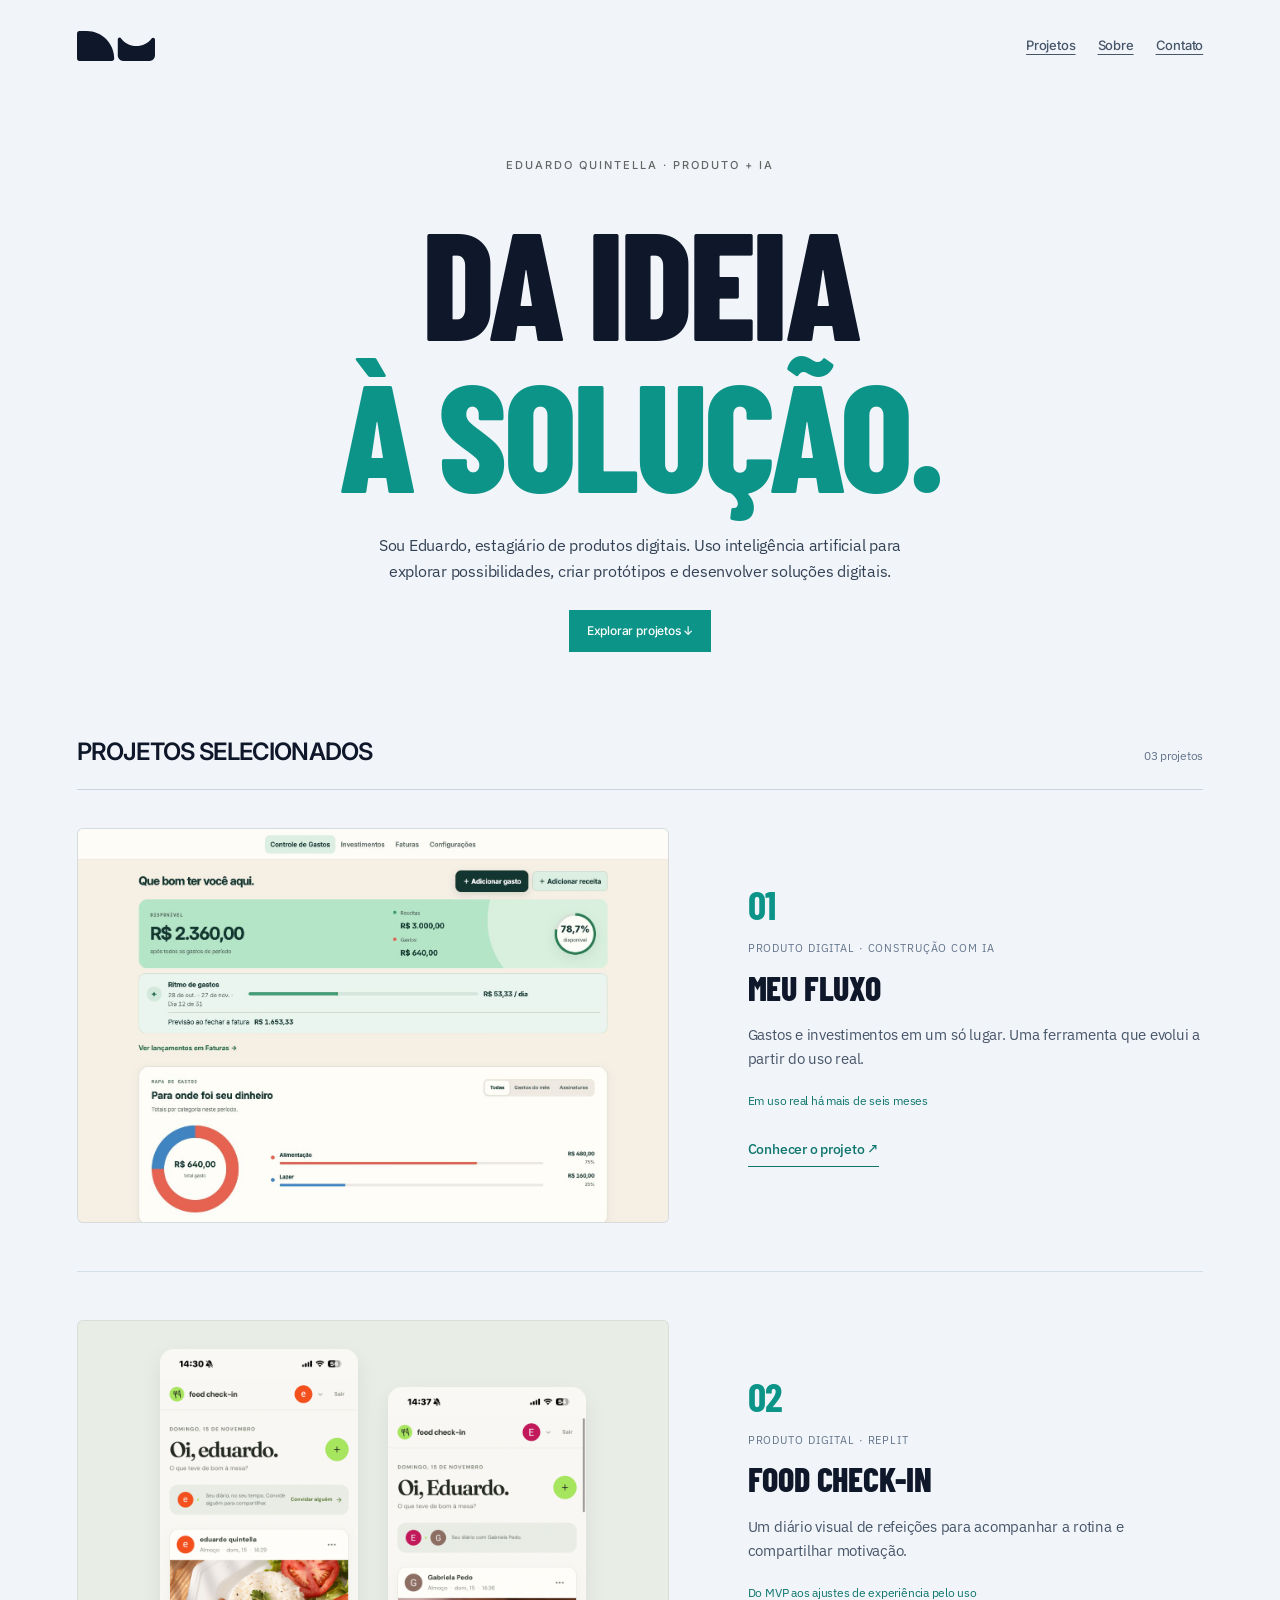
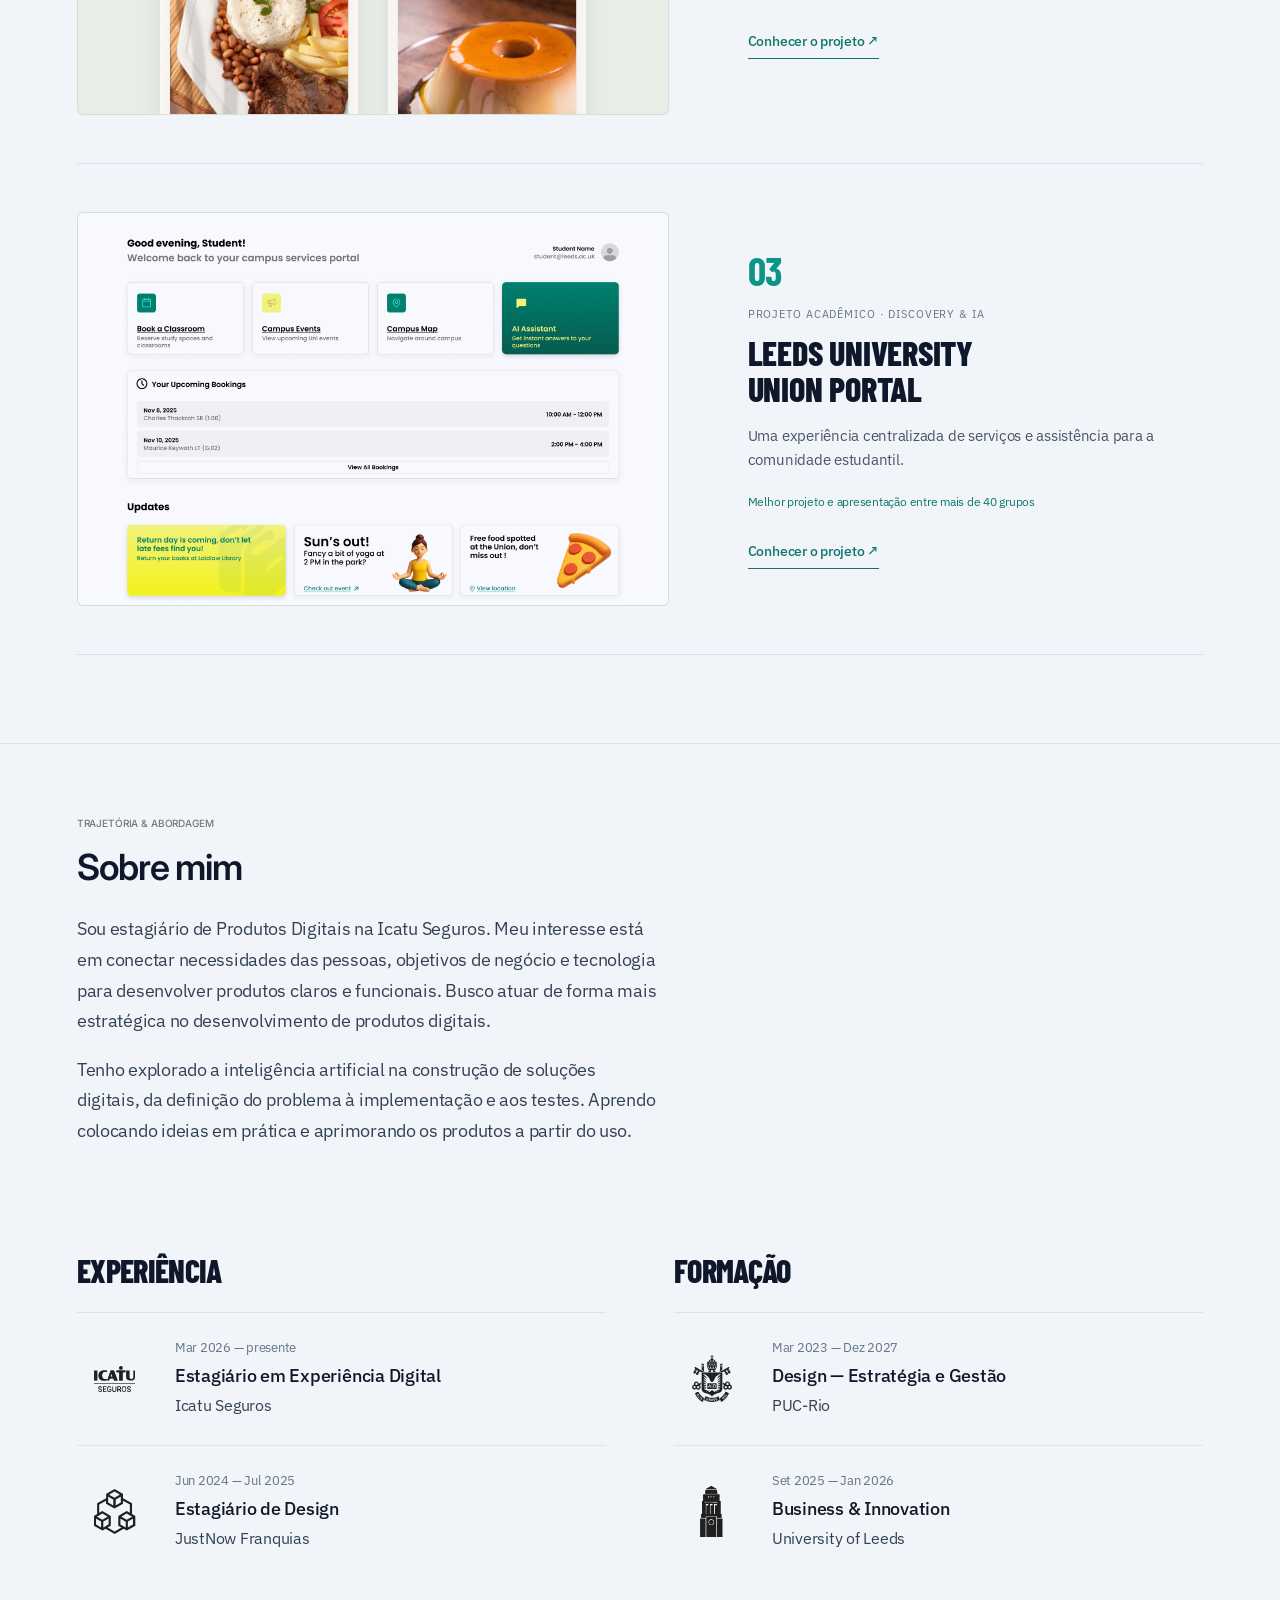
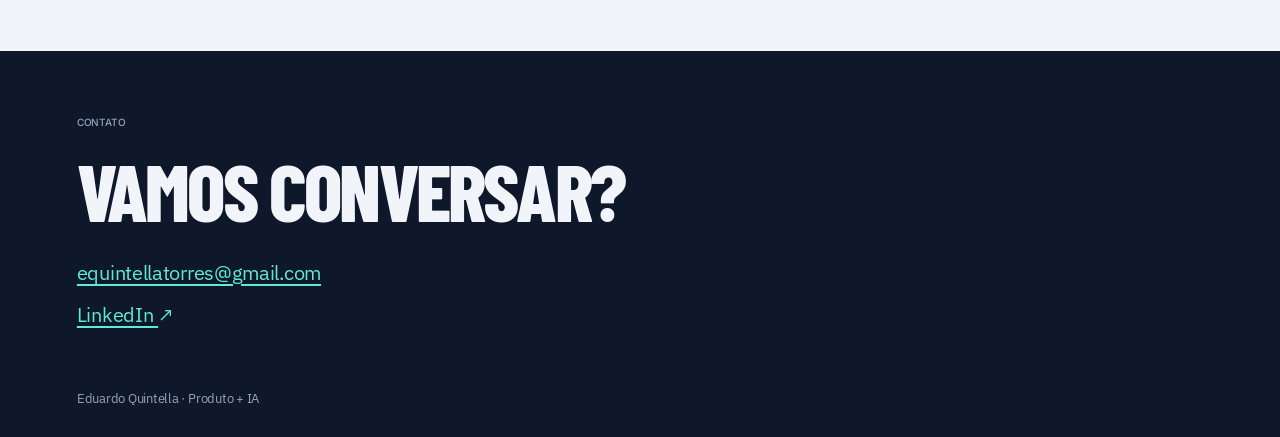
<file: index.html>
<!doctype html>
<html lang="pt-BR">
<head>
<meta charset="UTF-8">
<meta name="viewport" content="width=device-width, initial-scale=1">
<title>Eduardo Quintella — Produto + IA</title>
<meta name="description" content="Prévia do portfólio de Eduardo Quintella. Produto e inteligência artificial.">
<link rel="stylesheet" href="https://fonts.googleapis.com/css2?family=Barlow+Condensed:wght@800&amp;family=IBM+Plex+Sans:wght@400;500&amp;family=Inter:wght@400;500;600&amp;display=swap">
<style>html{scroll-behavior:smooth}body{margin:0;background:#f1f5f9}*{box-sizing:border-box}#body-plexsans{width:100%;max-width:none;margin:0;border:0}a{touch-action:manipulation}@media(prefers-reduced-motion:reduce){html{scroll-behavior:auto}}</style>
<style>
#body-plexsans{font-family:'IBM Plex Sans',Arial,sans-serif;font-size:16px;font-weight:400;line-height:1.6;letter-spacing:-.015em;color:#1f2937!important;background:#f1f5f9}
#body-plexsans header,#body-plexsans nav,#body-plexsans .eyebrow,#body-plexsans .action,#body-plexsans .section-title,#body-plexsans .meta,#body-plexsans .rest{font-family:'Inter',Arial,sans-serif;letter-spacing:-.015em;font-size:13px;line-height:1.5;font-weight:500;color:#475569}
#body-plexsans h1{font-family:'Barlow Condensed',Arial,sans-serif!important;font-size:clamp(76px,15vw,152px)!important;line-height:1!important;font-weight:800!important;letter-spacing:-.025em!important;color:#0f172a!important;margin:24px auto 28px;max-width:100%;text-transform:uppercase}
#body-plexsans h1 span{color:#0d9488!important;font:inherit!important;display:block}
#body-plexsans .hero{padding:40px 5% 32px;min-height:550px}
#body-plexsans .intro,#body-plexsans .description{font-family:'IBM Plex Sans',Arial,sans-serif!important;font-size:16px!important;line-height:1.65!important;font-weight:400!important;letter-spacing:-.015em!important;color:#334155!important}
#body-plexsans .intro{max-width:565px;margin:0 auto 25px}
#body-plexsans h2{font-family:'Inter',Arial,sans-serif!important;font-size:24px!important;line-height:1.25!important;font-weight:600!important;letter-spacing:-.035em!important;color:#0f172a!important}
#body-plexsans .action{color:#fff!important;background:#0f766e;padding:12px 20px}
#body-plexsans .feature a{font-family:'Inter',Arial,sans-serif;font-size:14px;font-weight:500;color:#0f766e}
#body-plexsans .image{font-family:'Inter',Arial,sans-serif;font-size:13px;color:#cbd5e1;letter-spacing:0}
#body-plexsans .footnote{display:none}#body-plexsans .section-title{color:#334155}#body-plexsans .meta{font-size:12px;color:#475569}#body-plexsans .rest{font-size:14px;color:#334155}
@media(max-width:560px){#body-plexsans h1{font-size:clamp(64px,15vw,84px)!important}#body-plexsans .hero{min-height:500px;padding-top:36px}#body-plexsans .intro,#body-plexsans .description{font-size:16px!important}}


#body-plexsans{font-family:Arial,Helvetica,sans-serif;color:#0f172a;background:#f1f5f9;border:0}#body-plexsans *{box-sizing:border-box}#body-plexsans header{display:flex;justify-content:space-between;gap:18px;flex-wrap:wrap;padding:24px 6%;font-size:13px}#body-plexsans nav{display:flex;gap:22px}#body-plexsans a{color:inherit;text-underline-offset:4px}#body-plexsans .hero{position:relative;isolation:isolate;overflow:hidden;padding:65px 6% 45px;text-align:center;background:#f1f5f9}#body-plexsans .field{position:absolute;inset:0;z-index:-1;background-image:radial-gradient(#94a3b8 0.9px,transparent 1px);background-size:24px 24px;opacity:var(--dots-opacity,0);transition:opacity 240ms ease;mask-image:radial-gradient(circle 100px at var(--x,50%) var(--y,45%),#000 0%,#000 35%,transparent 100%);-webkit-mask-image:radial-gradient(circle 100px at var(--x,50%) var(--y,45%),#000 0%,#000 35%,transparent 100%)}#body-plexsans .halo{position:absolute;width:340px;height:340px;left:var(--x,50%);top:var(--y,45%);transform:translate(-50%,-50%);border-radius:50%;background:radial-gradient(circle,#2dd4bf55,transparent 70%);z-index:-1;pointer-events:none}#body-plexsans .eyebrow{font-size:11px;letter-spacing:2px;text-transform:uppercase;color:#666}#body-plexsans h1{font-size:clamp(42px,8.5vw,88px);font-weight:900;letter-spacing:-.065em;line-height:.95;text-transform:uppercase;margin:30px auto 24px;max-width:900px}#body-plexsans h1 span{display:block;color:#0d9488}#body-plexsans .intro{font-size:14px;line-height:1.6;max-width:430px;margin:0 auto 26px;color:#666}#body-plexsans .action{display:inline-block;font-size:12px;padding:12px 18px;background:#0d9488;color:#fff;text-decoration:none}#body-plexsans .footnote{font-size:10px;color:#777;margin-top:35px;letter-spacing:1px}#body-plexsans .projects{padding:30px 6% 38px}#body-plexsans .section-title{display:flex;justify-content:space-between;gap:20px;margin-bottom:20px;font-size:12px}#body-plexsans .feature{display:grid;grid-template-columns:1.4fr 1fr;gap:30px;align-items:center}#body-plexsans .image{background:#111827;border:1px solid #1f2937;min-height:205px;display:flex;align-items:center;justify-content:center;color:#777;font-size:12px}#body-plexsans h2{font-size:23px;font-weight:500;margin:12px 0}#body-plexsans .description{font-size:13px;line-height:1.6;color:#666}#body-plexsans .meta{font-size:10px;color:#777}#body-plexsans .feature a{font-size:12px}#body-plexsans .next{display:grid;grid-template-columns:1fr 1fr;gap:24px;margin-top:24px}#body-plexsans .next .image{min-height:100px}#body-plexsans .rest{padding:24px 6%;border-top:1px solid #dce3eb;display:flex;justify-content:space-between;gap:20px;flex-wrap:wrap;font-size:12px;color:#666}@media(max-width:560px){#body-plexsans header{font-size:11px}#body-plexsans nav{gap:12px}#body-plexsans .hero{padding-top:50px}#body-plexsans h1{font-size:48px}#body-plexsans .feature{grid-template-columns:1fr;gap:14px}#body-plexsans .intro{font-size:13px}#body-plexsans .eyebrow{font-size:10px;letter-spacing:1px}}@media(prefers-reduced-motion:reduce){#body-plexsans .halo{display:none}}
#body-plexsans .demo{width:85%;max-width:300px;background:#090d16;border:1px solid #334155;border-radius:8px;text-align:left;overflow:hidden}#body-plexsans .demo-top{display:flex;gap:5px;padding:12px;border-bottom:1px solid #1f2937}#body-plexsans .demo-top span{width:6px;height:6px;background:#475569;border-radius:50%}#body-plexsans .demo-content{padding:18px}#body-plexsans .demo-line{height:6px;width:80%;background:#334155;margin-bottom:10px;border-radius:2px}#body-plexsans .demo-line.short{width:50%}#body-plexsans .demo-result{margin-top:20px;padding:15px;border-left:2px solid #2dd4bf;background:#0d94881c;color:#5eead4}#body-plexsans .action:hover{background:#0f766e}#body-plexsans a:focus-visible{outline:3px solid #0d9488;outline-offset:5px}#body-plexsans .next .image:first-child{background:#1f2937}#body-plexsans .next .image:last-child{background:#0f172a}
</style>
<style>
#body-plexsans .intro{max-width:820px;width:100%;margin:0 auto 26px;text-wrap:balance}
</style>
<style>#body-plexsans .feature > .image{border:1px solid rgba(15,23,42,.09);background:transparent;overflow:hidden}</style><style>#body-plexsans .about-section{padding:72px 6%;border-top:1px solid #dce3eb}#body-plexsans .about-intro{display:grid;grid-template-columns:1.25fr 1fr;gap:7%;align-items:center}#body-plexsans .about-section h2{font-size:36px!important;margin:14px 0 24px}#body-plexsans .about-section p{font:400 18px/1.7 'IBM Plex Sans',sans-serif;color:#334155;letter-spacing:-.015em}#body-plexsans .portrait-slot{min-height:320px;border-radius:12px;background:#e2e8f0;display:grid;place-items:center;color:#475569;text-align:center}#body-plexsans .career-grid{display:grid;grid-template-columns:1fr 1fr;gap:7%;margin-top:56px}#body-plexsans .career-grid h3{font:500 22px 'IBM Plex Sans',sans-serif;color:#0f172a}#body-plexsans .career-grid article{padding:20px 0;border-top:1px solid #dce3eb}#body-plexsans .career-date{font:400 13px 'IBM Plex Sans',sans-serif;color:#475569}#body-plexsans .career-grid h4{font:500 18px/1.4 'IBM Plex Sans',sans-serif;margin:8px 0 4px;color:#0f172a}#body-plexsans .career-grid p{font-size:16px;margin:0}#body-plexsans .contact-section{padding:64px 6% 30px;background:#0f172a;color:#f1f5f9}#body-plexsans .contact-section h2{font:800 clamp(42px,7vw,80px)/1.1 'Barlow Condensed',sans-serif!important;color:#f1f5f9!important;text-transform:uppercase;margin:16px 0 24px}#body-plexsans .contact-section .meta{color:#94a3b8}#body-plexsans .email{display:block;width:fit-content;font:400 clamp(18px,3vw,30px)/1.5 'IBM Plex Sans',sans-serif;overflow-wrap:anywhere;color:#f1f5f9}#body-plexsans .linkedin{display:inline-block;margin-top:20px;color:#5eead4}#body-plexsans .footer-name{margin-top:60px;color:#94a3b8;font:400 13px 'IBM Plex Sans',sans-serif}@media(max-width:700px){#body-plexsans .about-intro,#body-plexsans .career-grid{grid-template-columns:1fr;gap:28px}#body-plexsans .portrait-slot{min-height:240px}#body-plexsans .about-section{padding-top:48px}}</style><style>#body-plexsans .contact-section .email,#body-plexsans .contact-section .linkedin{display:block;width:fit-content;font:400 20px/1.5 'IBM Plex Sans',sans-serif;letter-spacing:-.015em;color:#f1f5f9;margin:12px 0;overflow-wrap:anywhere}#body-plexsans .portrait-slot{background:transparent}</style><style>#body-plexsans .contact-section .email,#body-plexsans .contact-section .linkedin{color:#5eead4}</style><style>#body-plexsans header{align-items:center}#body-plexsans .personal-brand{display:inline-flex;align-items:center;min-height:44px;text-decoration:none}#body-plexsans .personal-brand img{display:block;width:78px;height:auto;max-width:100%}@media(max-width:560px){#body-plexsans .personal-brand img{width:64px}}</style><style>#body-plexsans .career-grid{gap:6%}#body-plexsans .career-grid h3{font:800 32px/1.1 'Barlow Condensed',sans-serif;text-transform:uppercase;letter-spacing:-.02em;margin-bottom:24px}#body-plexsans .career-grid .career-entry{display:grid;grid-template-columns:76px minmax(0,1fr);gap:22px;align-items:center;padding:26px 0}#body-plexsans .institution-mark{display:flex;align-items:center;justify-content:center;min-height:76px}#body-plexsans .institution-mark img{display:block;width:auto;height:auto;max-width:64px;max-height:66px;object-fit:contain}#body-plexsans .career-entry h4{margin:7px 0 4px}#body-plexsans .career-date{font-size:13px;color:#64748b}@media(max-width:450px){#body-plexsans .career-grid .career-entry{grid-template-columns:56px minmax(0,1fr);gap:16px}#body-plexsans .institution-mark img{max-width:50px;max-height:56px}}</style><style>
#body-plexsans .project-list{background:#f1f5f9;color:#0f172a;padding:40px 6%;font-family:'IBM Plex Sans',Arial,sans-serif}#body-plexsans .project-list *{box-sizing:border-box}#body-plexsans .project-list .heading{display:flex;justify-content:space-between;gap:20px;align-items:baseline;border-bottom:1px solid #cbd5e1;padding-bottom:22px;margin-bottom:38px}#body-plexsans .project-list h2{font:700 36px/1 'Barlow Condensed',sans-serif;text-transform:uppercase;margin:0}#body-plexsans .project-list .count{font-size:12px;color:#64748b}#body-plexsans .project-list article{display:grid;grid-template-columns:1.3fr 1fr;gap:7%;align-items:center;padding:0 0 48px;margin:0 0 48px;border-bottom:1px solid #d5dfe7}#body-plexsans .project-list .visual{aspect-ratio:1.5;overflow:hidden;border-radius:6px;background:#e5ebe8;border:1px solid #0f172a12}#body-plexsans .project-list img{width:100%;height:100%;display:block;object-fit:cover;object-position:top}#body-plexsans .project-list .number{font:700 40px/1 'Barlow Condensed',sans-serif;color:#0d9488;margin-bottom:16px}#body-plexsans .project-list .category{font-size:11px;letter-spacing:.08em;text-transform:uppercase;color:#64748b}#body-plexsans .project-list h3{font:700 34px/1.05 'Barlow Condensed',sans-serif;text-transform:uppercase;margin:12px 0 18px}#body-plexsans .project-list p{font-size:15px;line-height:1.6;color:#475569;margin:0 0 20px}#body-plexsans .project-list .proof{font-size:12px;color:#0f766e;margin-bottom:22px}#body-plexsans .project-list .project-link{border:0;border-bottom:1px solid #0f766e;background:transparent;padding:8px 0;font:500 14px 'IBM Plex Sans',sans-serif;color:#0f766e}#body-plexsans .project-list .upcoming{display:flex;gap:16px;justify-content:space-between;align-items:center;color:#64748b;font-size:13px;padding-bottom:8px}#body-plexsans .project-list .upcoming span:first-child{color:#0d9488;font:700 25px 'Barlow Condensed',sans-serif}#body-plexsans .project-list .detail{margin-top:12px;font-size:12px;color:#475569}#body-plexsans .project-list [hidden]{display:none}@media(max-width:580px){#body-plexsans .project-list{padding:28px 6%}#body-plexsans .project-list article{grid-template-columns:1fr;gap:24px;padding-bottom:32px;margin-bottom:32px}#body-plexsans .project-list h2{font-size:30px}#body-plexsans .project-list .number{display:inline-block;margin-right:12px;margin-bottom:8px}#body-plexsans .project-list h3{font-size:32px}#body-plexsans .project-list .upcoming{flex-wrap:wrap}}
#body-plexsans .project-list h3{color:#0f172a!important;font-weight:800!important}#body-plexsans .project-list h2{color:#0f172a!important}

#body-plexsans .project-list{font-family:"IBM Plex Sans",Arial,sans-serif;padding:40px 6%}#body-plexsans .project-list .project-link{display:inline-block;text-decoration:none}#body-plexsans .project-list .visual{height:auto;min-height:0}#body-plexsans .project-list h3{color:#0f172a!important;font-weight:800!important}</style><style>#body-plexsans .project-list .food-visual{display:flex;justify-content:center;align-items:flex-start;gap:6%;padding:28px 8% 0;background:#e8ede6;overflow:hidden}#body-plexsans .project-list .food-visual img{width:40%;height:auto;object-fit:contain;border-radius:14px;box-shadow:0 8px 22px #0f172a12}#body-plexsans .project-list .food-visual img:last-child{margin-top:38px}</style><style data-portfolio-motion>
/* Movimentos discretos; conteúdo visível sem JavaScript. */
#body-plexsans .scroll-reveal{transition:opacity 650ms ease,transform 650ms cubic-bezier(.2,.65,.3,1)}
#body-plexsans .scroll-reveal.is-pending{opacity:0;transform:translateY(20px)}
#body-plexsans .project-list .visual{overflow:hidden}
#body-plexsans .project-list .visual img{transition:transform 350ms ease}
#body-plexsans .motion-arrow{display:inline-block;transition:transform 200ms ease}
@media(hover:hover) and (pointer:fine){
 #body-plexsans .project-list .visual:hover img{transform:scale(1.02)}
 #body-plexsans a:hover .motion-arrow{transform:translate(3px,-2px)}
}
#body-plexsans a:focus-visible .motion-arrow{transform:translate(3px,-2px)}
@media(prefers-reduced-motion:reduce){
 html{scroll-behavior:auto!important}
 #body-plexsans .scroll-reveal,#body-plexsans .project-list .visual img,#body-plexsans .motion-arrow{transition:none!important;transform:none!important;opacity:1!important}
}
</style>
</head>
<body>
<div id="body-plexsans">

<header><a class="personal-brand" href="index.html" aria-label="Eduardo Quintella — início"><img src="assets/marca-eduardo.svg" alt="Marca de Eduardo Quintella" width="78" height="30"></a><nav><a href="#body-plexsans-projects">Projetos</a><a href="#body-plexsans-about">Sobre</a><a href="#body-plexsans-contact">Contato</a></nav></header>
<section class="hero" aria-label="Teste de composição da abertura">
<div class="field" aria-hidden="true"></div>
<div class="eyebrow">Eduardo Quintella · Produto + IA</div>
<h1>DA IDEIA<span>À SOLUÇÃO.</span></h1>
<p class="intro">Sou Eduardo, estagiário de produtos digitais. Uso inteligência artificial para explorar possibilidades, criar protótipos e desenvolver soluções digitais.</p>
<a class="action" href="#body-plexsans-projects">Explorar projetos ↓</a>
<div class="footnote"></div>
</section>
<section class="project-list" id="body-plexsans-projects"><div class="heading"><h2>Projetos selecionados</h2><span class="count">03 projetos</span></div>
<article><div class="visual"><img src="assets/financeiro-gastos.jpg" alt="Painel do Meu Fluxo"></div><div><div class="number">01</div><div class="category">Produto digital · Construção com IA</div><h3>Meu Fluxo</h3><p>Gastos e investimentos em um só lugar. Uma ferramenta que evolui a partir do uso real.</p><div class="proof">Em uso real há mais de seis meses</div><a class="project-link" href="controle-financeiro.html">Conhecer o projeto <span class="motion-arrow" aria-hidden="true">↗</span></a></div></article>
<article><div class="visual food-visual"><img src="assets/food-checkin.png" alt="Registro de refeição no Food Check-in" loading="lazy"><img src="assets/food-shared.png" alt="Diário compartilhado no Food Check-in" loading="lazy"></div><div><div class="number">02</div><div class="category">Produto digital · Replit</div><h3>Food Check-in</h3><p>Um diário visual de refeições para acompanhar a rotina e compartilhar motivação.</p><div class="proof">Do MVP aos ajustes de experiência pelo uso</div><a class="project-link" href="food-check-in.html">Conhecer o projeto <span class="motion-arrow" aria-hidden="true">↗</span></a></div></article>
<article><div class="visual"><img src="assets/luu-dashboard.png" alt="Interface do Leeds University Union Portal"></div><div><div class="number">03</div><div class="category">Projeto acadêmico · Discovery & IA</div><h3>Leeds University<br>Union Portal</h3><p>Uma experiência centralizada de serviços e assistência para a comunidade estudantil.</p><div class="proof">Melhor projeto e apresentação entre mais de 40 grupos</div><a class="project-link" href="leeds-union-portal.html">Conhecer o projeto <span class="motion-arrow" aria-hidden="true">↗</span></a></div></article>
</section><section class="about-section" id="body-plexsans-about"><div class="about-intro"><div><div class="meta">TRAJETÓRIA & ABORDAGEM</div><h2>Sobre mim</h2><p>Sou estagiário de Produtos Digitais na Icatu Seguros. Meu interesse está em conectar necessidades das pessoas, objetivos de negócio e tecnologia para desenvolver produtos claros e funcionais. Busco atuar de forma mais estratégica no desenvolvimento de produtos digitais.</p><p>Tenho explorado a inteligência artificial na construção de soluções digitais, da definição do problema à implementação e aos testes. Aprendo colocando ideias em prática e aprimorando os produtos a partir do uso.</p></div><div class="portrait-slot" aria-hidden="true"></div></div><div class="career-grid"><section><h3>Experiência</h3><article class="career-entry"><div class="institution-mark"><img src="assets/icatu.svg" alt="" loading="lazy"></div><div><div class="career-date">Mar 2026 — presente</div><h4>Estagiário em Experiência Digital</h4><p>Icatu Seguros</p></div></article><article class="career-entry"><div class="institution-mark"><img src="assets/justnow.svg" alt="" loading="lazy"></div><div><div class="career-date">Jun 2024 — Jul 2025</div><h4>Estagiário de Design</h4><p>JustNow Franquias</p></div></article></section><section><h3>Formação</h3><article class="career-entry"><div class="institution-mark"><img src="assets/pucrio.svg" alt="" loading="lazy"></div><div><div class="career-date">Mar 2023 — Dez 2027</div><h4>Design — Estratégia e Gestão</h4><p>PUC-Rio</p></div></article><article class="career-entry"><div class="institution-mark"><img src="assets/leeds.svg" alt="" loading="lazy"></div><div><div class="career-date">Set 2025 — Jan 2026</div><h4>Business & Innovation</h4><p>University of Leeds</p></div></article></section></div></section><footer class="contact-section" id="body-plexsans-contact"><div class="meta">CONTATO</div><h2>Vamos conversar?</h2><a class="email" href="mailto:equintellatorres@gmail.com">equintellatorres@gmail.com</a><a class="linkedin" href="https://www.linkedin.com/in/eduardo-quintella" target="_blank" rel="noopener">LinkedIn <span class="motion-arrow" aria-hidden="true">↗</span></a><div class="footer-name">Eduardo Quintella · Produto + IA</div></footer><script>
(()=>{const root=document.getElementById('body-plexsans');const hero=root.querySelector('.hero');const reduced=window.matchMedia('(prefers-reduced-motion: reduce)');let tx=50,ty=45,x=50,y=45,frame=0;function draw(){x+=(tx-x)*.09;y+=(ty-y)*.09;hero.style.setProperty('--x',x+'%');hero.style.setProperty('--y',y+'%');if(Math.abs(tx-x)+Math.abs(ty-y)>.05){frame=requestAnimationFrame(draw);}else{frame=0;}}hero.addEventListener('pointermove',e=>{if(reduced.matches||e.pointerType==='touch')return;hero.style.setProperty('--dots-opacity','.40');const b=hero.getBoundingClientRect();tx=(e.clientX-b.left)/b.width*100;ty=(e.clientY-b.top)/b.height*100;if(!frame)frame=requestAnimationFrame(draw);});hero.addEventListener('pointerleave',()=>{hero.style.setProperty('--dots-opacity','0');if(frame){cancelAnimationFrame(frame);frame=0;}});})();
</script>
</div>

<script data-portfolio-motion>
(()=>{
 const root=document.getElementById('body-plexsans');
 if(!root)return;
 const preference=window.matchMedia('(prefers-reduced-motion: reduce)');
 if(preference.matches||!('IntersectionObserver' in window))return;
 const nodes=[...root.querySelectorAll('.project-list > article, .case > section, .case > figure, .case > .food-gallery, .case > .luu-pair, .case > .award')];
 const observer=new IntersectionObserver(entries=>{
  entries.forEach(entry=>{if(entry.isIntersecting){requestAnimationFrame(()=>requestAnimationFrame(()=>entry.target.classList.remove('is-pending')));observer.unobserve(entry.target);}});
 },{threshold:0,rootMargin:'0px 0px -48px 0px'});
 nodes.forEach(node=>{
  node.classList.add('scroll-reveal','is-pending');
  // Commit the hidden state before observing, including elements initially visible.
  void node.offsetWidth;
  observer.observe(node);
 });
 // Keyboard navigation must never focus an invisible link.
 root.addEventListener('focusin',event=>{const node=event.target.closest('.is-pending');if(node){node.classList.remove('is-pending');observer.unobserve(node);}});
 const showAll=()=>{if(preference.matches){nodes.forEach(node=>node.classList.remove('is-pending'));observer.disconnect();}};
 if(preference.addEventListener)preference.addEventListener('change',showAll);
})();
</script>
</body>
</html>
</file>
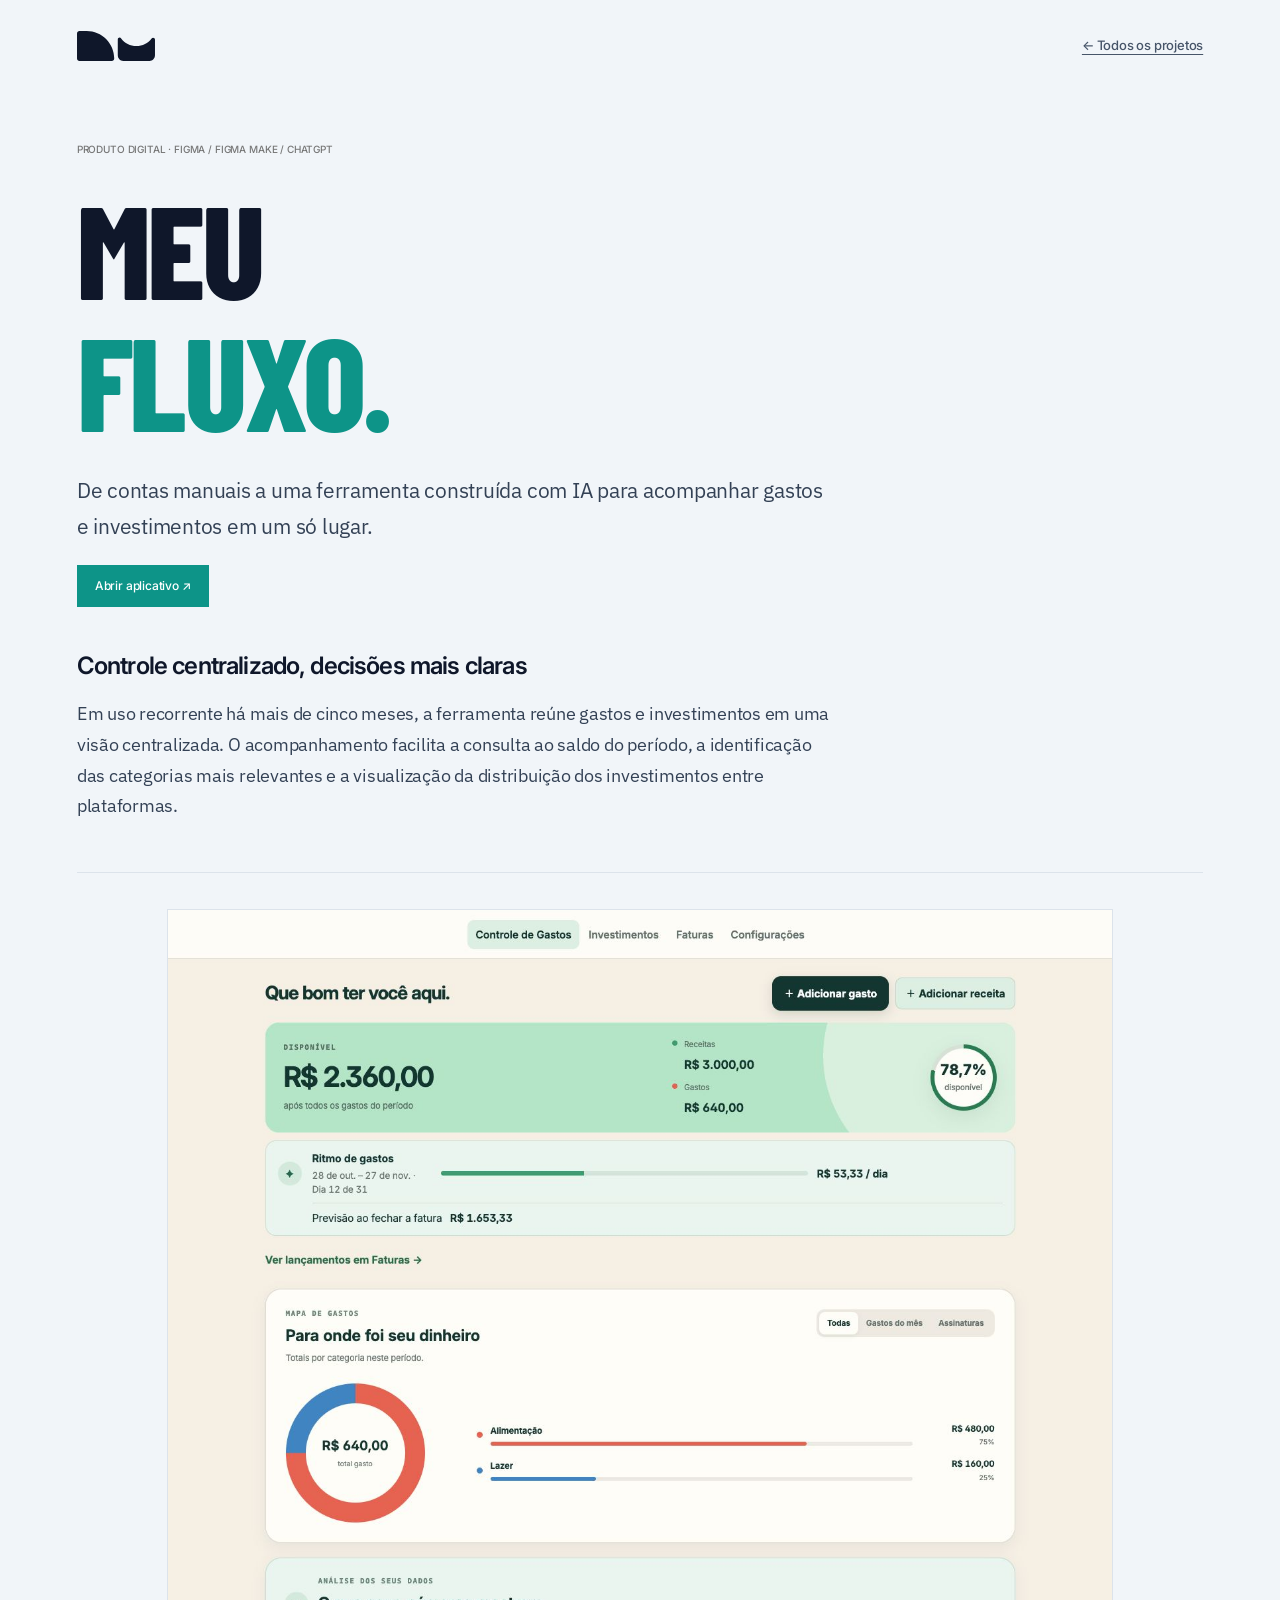
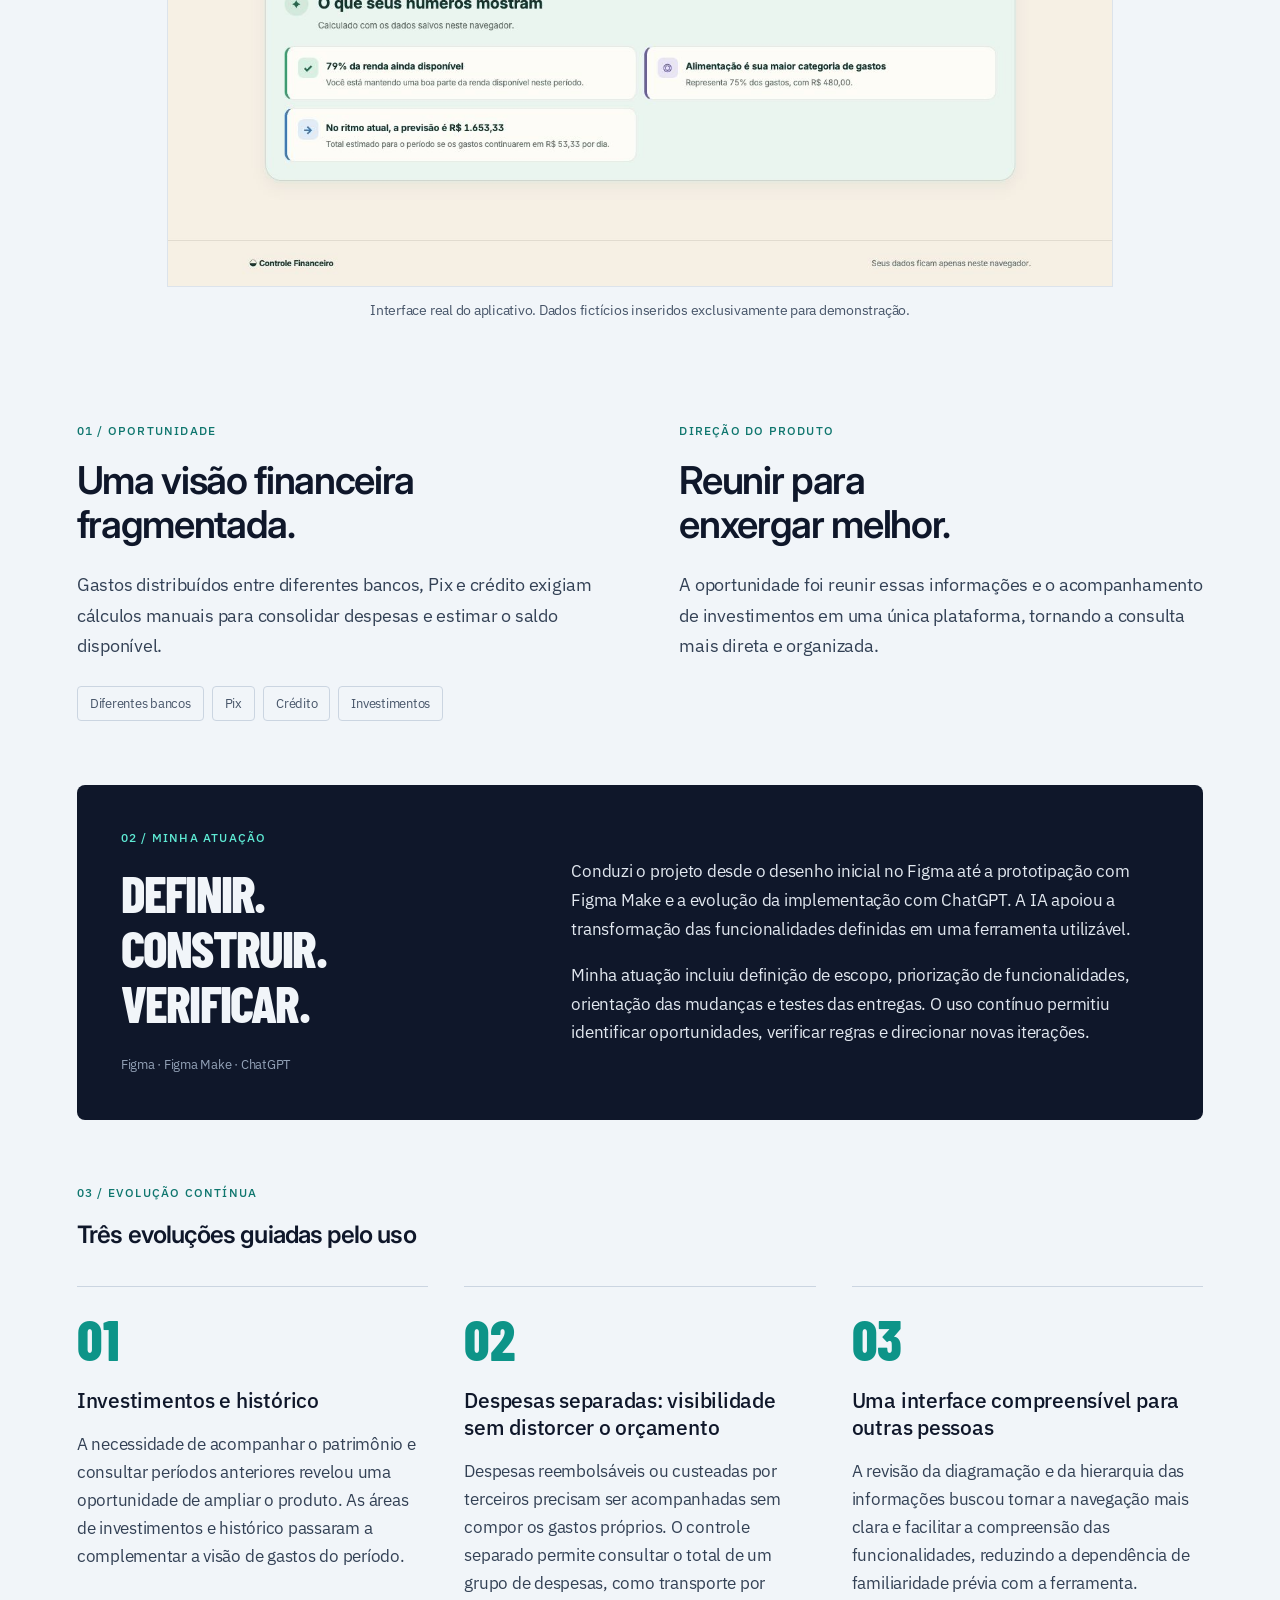
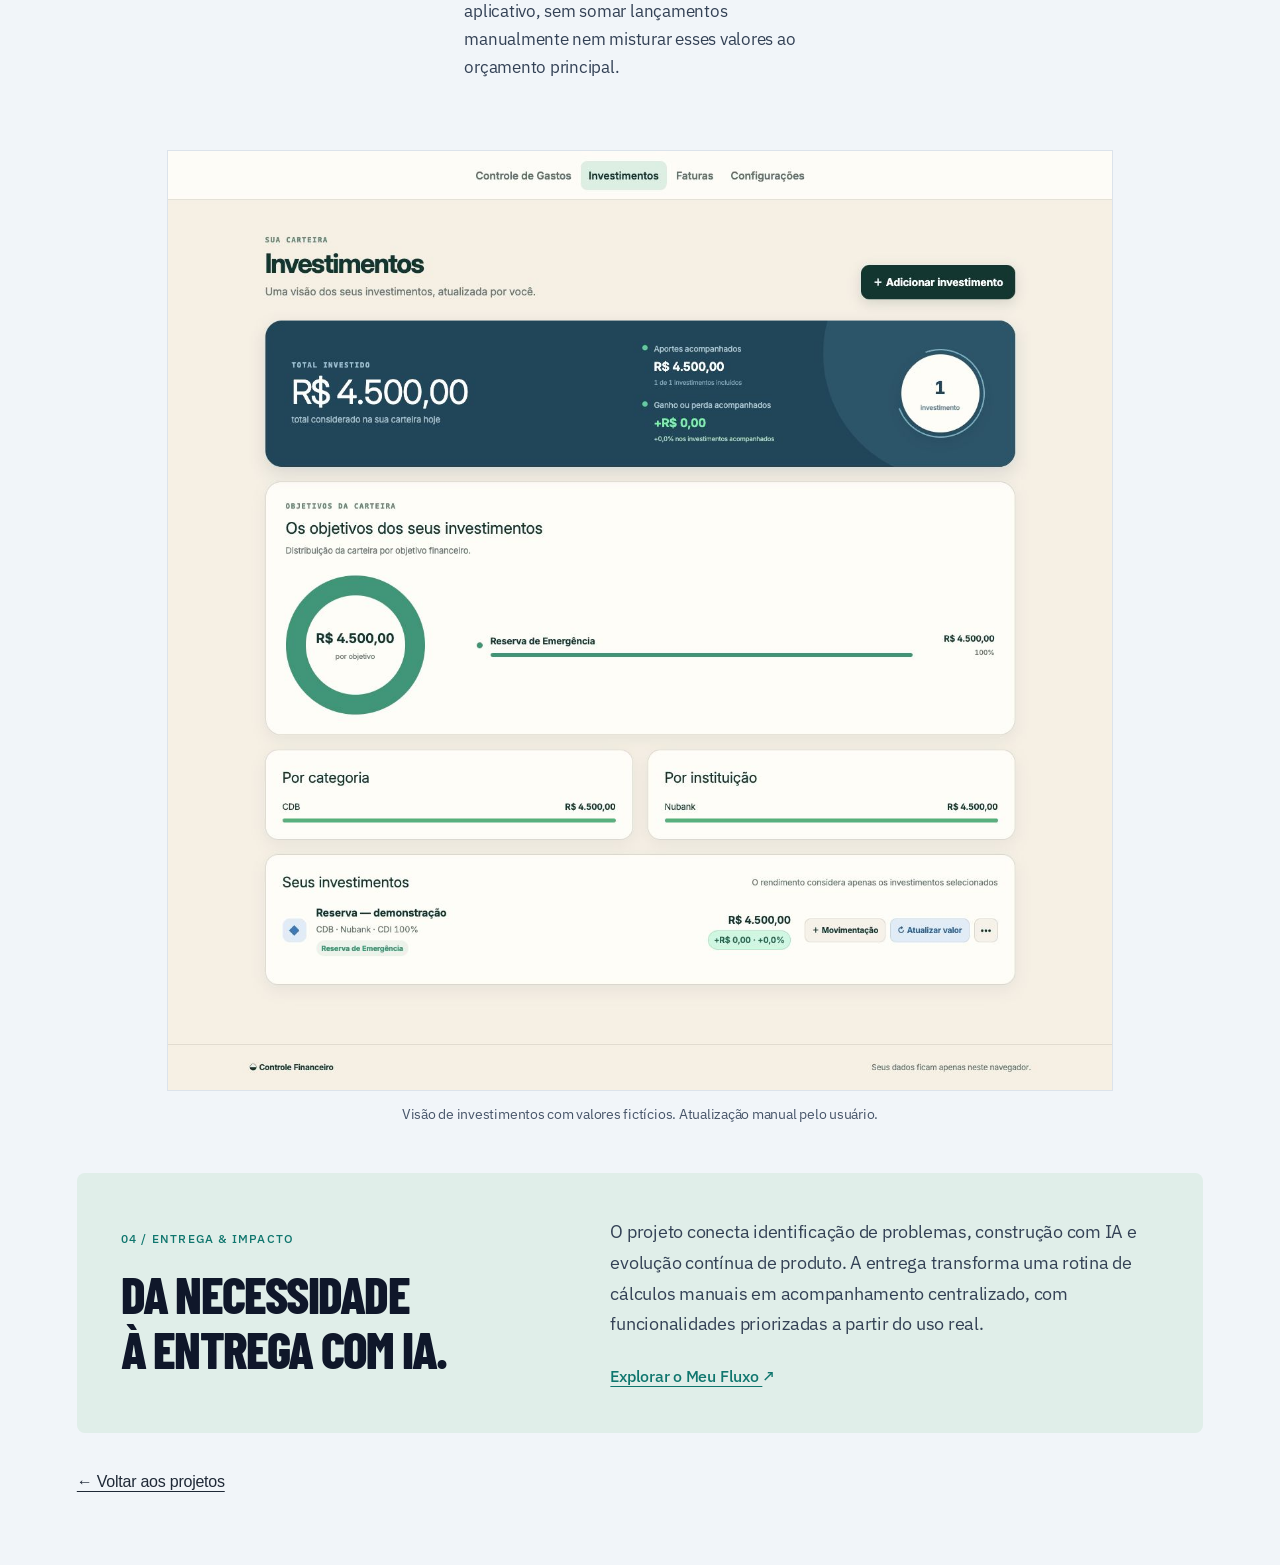
<file: controle-financeiro.html>
<!doctype html>
<html lang="pt-BR">
<head>
<meta charset="UTF-8">
<meta name="viewport" content="width=device-width, initial-scale=1">
<title>Meu Fluxo — Eduardo Quintella</title>
<meta name="description" content="Prévia do portfólio de Eduardo Quintella. Produto e inteligência artificial.">
<link rel="stylesheet" href="https://fonts.googleapis.com/css2?family=Barlow+Condensed:wght@800&amp;family=IBM+Plex+Sans:wght@400;500&amp;family=Inter:wght@400;500;600&amp;display=swap">
<style>html{scroll-behavior:smooth}body{margin:0;background:#f1f5f9}*{box-sizing:border-box}#body-plexsans{width:100%;max-width:none;margin:0;border:0}a{touch-action:manipulation}@media(prefers-reduced-motion:reduce){html{scroll-behavior:auto}}</style>
<style>
#body-plexsans{font-family:'IBM Plex Sans',Arial,sans-serif;font-size:16px;font-weight:400;line-height:1.6;letter-spacing:-.015em;color:#1f2937!important;background:#f1f5f9}
#body-plexsans header,#body-plexsans nav,#body-plexsans .eyebrow,#body-plexsans .action,#body-plexsans .section-title,#body-plexsans .meta,#body-plexsans .rest{font-family:'Inter',Arial,sans-serif;letter-spacing:-.015em;font-size:13px;line-height:1.5;font-weight:500;color:#475569}
#body-plexsans h1{font-family:'Barlow Condensed',Arial,sans-serif!important;font-size:clamp(76px,15vw,152px)!important;line-height:1!important;font-weight:800!important;letter-spacing:-.025em!important;color:#0f172a!important;margin:24px auto 28px;max-width:100%;text-transform:uppercase}
#body-plexsans h1 span{color:#0d9488!important;font:inherit!important;display:block}
#body-plexsans .hero{padding:40px 5% 32px;min-height:550px}
#body-plexsans .intro,#body-plexsans .description{font-family:'IBM Plex Sans',Arial,sans-serif!important;font-size:16px!important;line-height:1.65!important;font-weight:400!important;letter-spacing:-.015em!important;color:#334155!important}
#body-plexsans .intro{max-width:565px;margin:0 auto 25px}
#body-plexsans h2{font-family:'Inter',Arial,sans-serif!important;font-size:24px!important;line-height:1.25!important;font-weight:600!important;letter-spacing:-.035em!important;color:#0f172a!important}
#body-plexsans .action{color:#fff!important;background:#0f766e;padding:12px 20px}
#body-plexsans .feature a{font-family:'Inter',Arial,sans-serif;font-size:14px;font-weight:500;color:#0f766e}
#body-plexsans .image{font-family:'Inter',Arial,sans-serif;font-size:13px;color:#cbd5e1;letter-spacing:0}
#body-plexsans .footnote{display:none}#body-plexsans .section-title{color:#334155}#body-plexsans .meta{font-size:12px;color:#475569}#body-plexsans .rest{font-size:14px;color:#334155}
@media(max-width:560px){#body-plexsans h1{font-size:clamp(64px,15vw,84px)!important}#body-plexsans .hero{min-height:500px;padding-top:36px}#body-plexsans .intro,#body-plexsans .description{font-size:16px!important}}


#body-plexsans{font-family:Arial,Helvetica,sans-serif;color:#0f172a;background:#f1f5f9;border:0}#body-plexsans *{box-sizing:border-box}#body-plexsans header{display:flex;justify-content:space-between;gap:18px;flex-wrap:wrap;padding:24px 6%;font-size:13px}#body-plexsans nav{display:flex;gap:22px}#body-plexsans a{color:inherit;text-underline-offset:4px}#body-plexsans .hero{position:relative;isolation:isolate;overflow:hidden;padding:65px 6% 45px;text-align:center;background:#f1f5f9}#body-plexsans .field{position:absolute;inset:0;z-index:-1;background-image:radial-gradient(#94a3b8 0.9px,transparent 1px);background-size:24px 24px;opacity:var(--dots-opacity,0);transition:opacity 240ms ease;mask-image:radial-gradient(circle 100px at var(--x,50%) var(--y,45%),#000 0%,#000 35%,transparent 100%);-webkit-mask-image:radial-gradient(circle 100px at var(--x,50%) var(--y,45%),#000 0%,#000 35%,transparent 100%)}#body-plexsans .halo{position:absolute;width:340px;height:340px;left:var(--x,50%);top:var(--y,45%);transform:translate(-50%,-50%);border-radius:50%;background:radial-gradient(circle,#2dd4bf55,transparent 70%);z-index:-1;pointer-events:none}#body-plexsans .eyebrow{font-size:11px;letter-spacing:2px;text-transform:uppercase;color:#666}#body-plexsans h1{font-size:clamp(42px,8.5vw,88px);font-weight:900;letter-spacing:-.065em;line-height:.95;text-transform:uppercase;margin:30px auto 24px;max-width:900px}#body-plexsans h1 span{display:block;color:#0d9488}#body-plexsans .intro{font-size:14px;line-height:1.6;max-width:430px;margin:0 auto 26px;color:#666}#body-plexsans .action{display:inline-block;font-size:12px;padding:12px 18px;background:#0d9488;color:#fff;text-decoration:none}#body-plexsans .footnote{font-size:10px;color:#777;margin-top:35px;letter-spacing:1px}#body-plexsans .projects{padding:30px 6% 38px}#body-plexsans .section-title{display:flex;justify-content:space-between;gap:20px;margin-bottom:20px;font-size:12px}#body-plexsans .feature{display:grid;grid-template-columns:1.4fr 1fr;gap:30px;align-items:center}#body-plexsans .image{background:#111827;border:1px solid #1f2937;min-height:205px;display:flex;align-items:center;justify-content:center;color:#777;font-size:12px}#body-plexsans h2{font-size:23px;font-weight:500;margin:12px 0}#body-plexsans .description{font-size:13px;line-height:1.6;color:#666}#body-plexsans .meta{font-size:10px;color:#777}#body-plexsans .feature a{font-size:12px}#body-plexsans .next{display:grid;grid-template-columns:1fr 1fr;gap:24px;margin-top:24px}#body-plexsans .next .image{min-height:100px}#body-plexsans .rest{padding:24px 6%;border-top:1px solid #dce3eb;display:flex;justify-content:space-between;gap:20px;flex-wrap:wrap;font-size:12px;color:#666}@media(max-width:560px){#body-plexsans header{font-size:11px}#body-plexsans nav{gap:12px}#body-plexsans .hero{padding-top:50px}#body-plexsans h1{font-size:48px}#body-plexsans .feature{grid-template-columns:1fr;gap:14px}#body-plexsans .intro{font-size:13px}#body-plexsans .eyebrow{font-size:10px;letter-spacing:1px}}@media(prefers-reduced-motion:reduce){#body-plexsans .halo{display:none}}
#body-plexsans .demo{width:85%;max-width:300px;background:#090d16;border:1px solid #334155;border-radius:8px;text-align:left;overflow:hidden}#body-plexsans .demo-top{display:flex;gap:5px;padding:12px;border-bottom:1px solid #1f2937}#body-plexsans .demo-top span{width:6px;height:6px;background:#475569;border-radius:50%}#body-plexsans .demo-content{padding:18px}#body-plexsans .demo-line{height:6px;width:80%;background:#334155;margin-bottom:10px;border-radius:2px}#body-plexsans .demo-line.short{width:50%}#body-plexsans .demo-result{margin-top:20px;padding:15px;border-left:2px solid #2dd4bf;background:#0d94881c;color:#5eead4}#body-plexsans .action:hover{background:#0f766e}#body-plexsans a:focus-visible{outline:3px solid #0d9488;outline-offset:5px}#body-plexsans .next .image:first-child{background:#1f2937}#body-plexsans .next .image:last-child{background:#0f172a}
</style>
<style>
#body-plexsans .intro{max-width:820px;width:100%;margin:0 auto 26px;text-wrap:balance}
</style>
<style>.case{width:100%;max-width:none;margin:0;padding:50px 6% 70px}.case h1{font-size:clamp(76px,12vw,132px)!important}.case p{font-family:'IBM Plex Sans',Arial,sans-serif;font-size:18px;line-height:1.7;color:#334155;max-width:760px}.case .lead{font-size:21px}.case section{padding:32px 0;border-bottom:1px solid #dce3eb}.case h3{font-family:'IBM Plex Sans',sans-serif;font-size:20px;color:#0f172a}.case .note,.case figcaption{font:14px/1.6 'IBM Plex Sans',sans-serif;color:#475569}.case figure{margin:36px 0}.case figure img{display:block;width:100%;max-width:100%;margin:auto;border:1px solid #dce3eb}.case figcaption{text-align:center;margin-top:12px}</style><style>#body-plexsans .case h1{margin:24px 0 28px;width:100%;max-width:none;text-align:left;font-size:clamp(76px,12vw,132px)!important}</style><style>#body-plexsans header{align-items:center}#body-plexsans .personal-brand{display:inline-flex;align-items:center;min-height:44px;text-decoration:none}#body-plexsans .personal-brand img{display:block;width:78px;height:auto;max-width:100%}@media(max-width:560px){#body-plexsans .personal-brand img{width:64px}}</style><style>
#body-plexsans .case .chapter-label{font:500 12px/1.5 'IBM Plex Sans',sans-serif;letter-spacing:.1em;color:#0f766e;margin-bottom:18px}
#body-plexsans .case .challenge{display:grid;grid-template-columns:1.1fr 1fr;gap:7%;padding:64px 0;border:0;align-items:center}
#body-plexsans .case .challenge h2{font-size:clamp(28px,3vw,44px)!important;line-height:1.15!important;margin:0 0 24px}
#body-plexsans .case .challenge aside{padding:36px;background:#e0eee9;border-radius:8px}
#body-plexsans .case .challenge aside h3{font:800 clamp(34px,4vw,58px)/1.05 'Barlow Condensed',sans-serif;color:#0f766e;text-transform:uppercase;margin:12px 0 24px}
#body-plexsans .case .source-tags{display:flex;flex-wrap:wrap;gap:8px;margin-top:24px}
#body-plexsans .case .source-tags span{font:400 13px 'IBM Plex Sans',sans-serif;padding:8px 12px;border:1px solid #cbd5e1;border-radius:4px;color:#475569}
#body-plexsans .case .role-band{display:grid;grid-template-columns:1fr 1.6fr;gap:8%;align-items:center;background:#0f172a;padding:44px;border:0;border-radius:8px}
#body-plexsans .case .role-band h2{font:800 clamp(34px,4vw,56px)/1.08 'Barlow Condensed',sans-serif!important;color:#f1f5f9!important;text-transform:uppercase;margin:0 0 24px}
#body-plexsans .case .role-band p{color:#e2e8f0;font-size:17px}
#body-plexsans .case .role-band .chapter-label{color:#5eead4}
#body-plexsans .case .tool-list{font:400 13px/1.6 'IBM Plex Sans',sans-serif;color:#94a3b8}
#body-plexsans .case .evolution{padding:64px 0 32px;border:0}
#body-plexsans .case .evolution-grid{display:grid;grid-template-columns:repeat(3,minmax(0,1fr));gap:36px;margin-top:36px}
#body-plexsans .case .evolution-number{display:block;font:800 56px/1 'Barlow Condensed',sans-serif;color:#0d9488;margin-bottom:20px}
#body-plexsans .case .evolution-grid article{border-top:1px solid #cbd5e1;padding-top:24px;min-width:0}
#body-plexsans .case .evolution-grid h3{font:500 21px/1.3 'IBM Plex Sans',sans-serif;margin:0 0 16px}
#body-plexsans .case .evolution-grid p{font-size:17px;line-height:1.65;margin:0}
@media(max-width:800px){#body-plexsans .case .challenge,#body-plexsans .case .role-band,#body-plexsans .case .evolution-grid{grid-template-columns:1fr;gap:28px}#body-plexsans .case .role-band{padding:28px}#body-plexsans .case .challenge aside{padding:28px}#body-plexsans .case .challenge,#body-plexsans .case .evolution{padding:40px 0}}
</style><style>#body-plexsans .case .case-outcome{display:grid;grid-template-columns:1fr 1.35fr;gap:8%;align-items:center;background:#e0eee9;border:0;border-radius:8px;padding:44px;margin:48px 0 36px}#body-plexsans .case .case-outcome h2{font:800 clamp(36px,4vw,58px)/1.08 'Barlow Condensed',sans-serif!important;text-transform:uppercase;color:#0f172a!important;margin:0}#body-plexsans .case .case-outcome p{font-size:18px;margin:0 0 24px}#body-plexsans .case .outcome-link{font:500 16px 'IBM Plex Sans',sans-serif;color:#0f766e}@media(max-width:800px){#body-plexsans .case .case-outcome{grid-template-columns:1fr;gap:24px;padding:28px}}</style><style>
#body-plexsans .case .challenge{grid-template-columns:1fr 1fr;align-items:start}
#body-plexsans .case .challenge aside{padding:0;background:transparent;border:0;border-radius:0}
#body-plexsans .case .challenge aside h3{font:600 clamp(28px,3vw,44px)/1.15 'Inter',Arial,sans-serif;letter-spacing:-.035em;color:#0f172a;text-transform:none;margin:0 0 24px}
@media(max-width:800px){#body-plexsans .case .challenge{grid-template-columns:1fr}#body-plexsans .case .challenge aside{padding:0}}
</style><style>#body-plexsans .case figure{width:84%;max-width:1120px;margin:36px auto}#body-plexsans .case figure img{width:100%;height:auto}@media(max-width:700px){#body-plexsans .case figure{width:100%}}</style><style data-portfolio-motion>
/* Movimentos discretos; conteúdo visível sem JavaScript. */
#body-plexsans .scroll-reveal{transition:opacity 650ms ease,transform 650ms cubic-bezier(.2,.65,.3,1)}
#body-plexsans .scroll-reveal.is-pending{opacity:0;transform:translateY(20px)}
#body-plexsans .project-list .visual{overflow:hidden}
#body-plexsans .project-list .visual img{transition:transform 350ms ease}
#body-plexsans .motion-arrow{display:inline-block;transition:transform 200ms ease}
@media(hover:hover) and (pointer:fine){
 #body-plexsans .project-list .visual:hover img{transform:scale(1.02)}
 #body-plexsans a:hover .motion-arrow{transform:translate(3px,-2px)}
}
#body-plexsans a:focus-visible .motion-arrow{transform:translate(3px,-2px)}
@media(prefers-reduced-motion:reduce){
 html{scroll-behavior:auto!important}
 #body-plexsans .scroll-reveal,#body-plexsans .project-list .visual img,#body-plexsans .motion-arrow{transition:none!important;transform:none!important;opacity:1!important}
}
</style>
</head>
<body><div id="body-plexsans"><header><a class="personal-brand" href="index.html" aria-label="Eduardo Quintella — início"><img src="assets/marca-eduardo.svg" alt="Marca de Eduardo Quintella" width="78" height="30"></a><a href="index.html#body-plexsans-projects">← Todos os projetos</a></header><main class="case"><div class="meta">PRODUTO DIGITAL · FIGMA / FIGMA MAKE / CHATGPT</div><h1>MEU<span>FLUXO.</span></h1><p class="lead">De contas manuais a uma ferramenta construída com IA para acompanhar gastos e investimentos em um só lugar.</p><a class="action" href="https://controle-financeiro.duduqt.chatgpt.site" target="_blank" rel="noopener">Abrir aplicativo <span class="motion-arrow" aria-hidden="true">↗</span></a><section><h2>Controle centralizado, decisões mais claras</h2><p>Em uso recorrente há mais de cinco meses, a ferramenta reúne gastos e investimentos em uma visão centralizada. O acompanhamento facilita a consulta ao saldo do período, a identificação das categorias mais relevantes e a visualização da distribuição dos investimentos entre plataformas.</p></section><figure><img src="assets/financeiro-gastos.jpg" alt="Saldo, ritmo de gastos e categorias no aplicativo"><figcaption>Interface real do aplicativo. Dados fictícios inseridos exclusivamente para demonstração.</figcaption></figure><section class="challenge"><div><div class="chapter-label">01 / OPORTUNIDADE</div><h2>Uma visão financeira<br>fragmentada.</h2><p>Gastos distribuídos entre diferentes bancos, Pix e crédito exigiam cálculos manuais para consolidar despesas e estimar o saldo disponível.</p><div class="source-tags"><span>Diferentes bancos</span><span>Pix</span><span>Crédito</span><span>Investimentos</span></div></div><aside><div class="chapter-label">DIREÇÃO DO PRODUTO</div><h3>Reunir para<br>enxergar melhor.</h3><p>A oportunidade foi reunir essas informações e o acompanhamento de investimentos em uma única plataforma, tornando a consulta mais direta e organizada.</p></aside></section><section class="role-band"><div><div class="chapter-label">02 / MINHA ATUAÇÃO</div><h2>Definir.<br>Construir.<br>Verificar.</h2><div class="tool-list">Figma · Figma Make · ChatGPT</div></div><div><p>Conduzi o projeto desde o desenho inicial no Figma até a prototipação com Figma Make e a evolução da implementação com ChatGPT. A IA apoiou a transformação das funcionalidades definidas em uma ferramenta utilizável.</p><p>Minha atuação incluiu definição de escopo, priorização de funcionalidades, orientação das mudanças e testes das entregas. O uso contínuo permitiu identificar oportunidades, verificar regras e direcionar novas iterações.</p></div></section><section class="evolution"><div class="chapter-label">03 / EVOLUÇÃO CONTÍNUA</div><h2>Três evoluções guiadas pelo uso</h2><div class="evolution-grid"><article><span class="evolution-number">01</span><h3>Investimentos e histórico</h3><p>A necessidade de acompanhar o patrimônio e consultar períodos anteriores revelou uma oportunidade de ampliar o produto. As áreas de investimentos e histórico passaram a complementar a visão de gastos do período.</p></article><article><span class="evolution-number">02</span><h3>Despesas separadas: visibilidade sem distorcer o orçamento</h3><p>Despesas reembolsáveis ou custeadas por terceiros precisam ser acompanhadas sem compor os gastos próprios. O controle separado permite consultar o total de um grupo de despesas, como transporte por aplicativo, sem somar lançamentos manualmente nem misturar esses valores ao orçamento principal.</p></article><article><span class="evolution-number">03</span><h3>Uma interface compreensível para outras pessoas</h3><p>A revisão da diagramação e da hierarquia das informações buscou tornar a navegação mais clara e facilitar a compreensão das funcionalidades, reduzindo a dependência de familiaridade prévia com a ferramenta.</p></article></div></section><figure><img src="assets/financeiro-investimentos.jpg" alt="Carteira fictícia com distribuição por objetivo, categoria e instituição"><figcaption>Visão de investimentos com valores fictícios. Atualização manual pelo usuário.</figcaption></figure><section class="case-outcome"><div><div class="chapter-label">04 / ENTREGA & IMPACTO</div><h2>Da necessidade<br>à entrega com IA.</h2></div><div><p>O projeto conecta identificação de problemas, construção com IA e evolução contínua de produto. A entrega transforma uma rotina de cálculos manuais em acompanhamento centralizado, com funcionalidades priorizadas a partir do uso real.</p><a class="outcome-link" href="https://controle-financeiro.duduqt.chatgpt.site" target="_blank" rel="noopener">Explorar o Meu Fluxo <span class="motion-arrow" aria-hidden="true">↗</span></a></div></section><a href="index.html#body-plexsans-projects">← Voltar aos projetos</a></main></div><script data-portfolio-motion>
(()=>{
 const root=document.getElementById('body-plexsans');
 if(!root)return;
 const preference=window.matchMedia('(prefers-reduced-motion: reduce)');
 if(preference.matches||!('IntersectionObserver' in window))return;
 const nodes=[...root.querySelectorAll('.project-list > article, .case > section, .case > figure, .case > .food-gallery, .case > .luu-pair, .case > .award')];
 const observer=new IntersectionObserver(entries=>{
  entries.forEach(entry=>{if(entry.isIntersecting){requestAnimationFrame(()=>requestAnimationFrame(()=>entry.target.classList.remove('is-pending')));observer.unobserve(entry.target);}});
 },{threshold:0,rootMargin:'0px 0px -48px 0px'});
 nodes.forEach(node=>{
  node.classList.add('scroll-reveal','is-pending');
  // Commit the hidden state before observing, including elements initially visible.
  void node.offsetWidth;
  observer.observe(node);
 });
 // Keyboard navigation must never focus an invisible link.
 root.addEventListener('focusin',event=>{const node=event.target.closest('.is-pending');if(node){node.classList.remove('is-pending');observer.unobserve(node);}});
 const showAll=()=>{if(preference.matches){nodes.forEach(node=>node.classList.remove('is-pending'));observer.disconnect();}};
 if(preference.addEventListener)preference.addEventListener('change',showAll);
})();
</script>
</body></html>
</file>
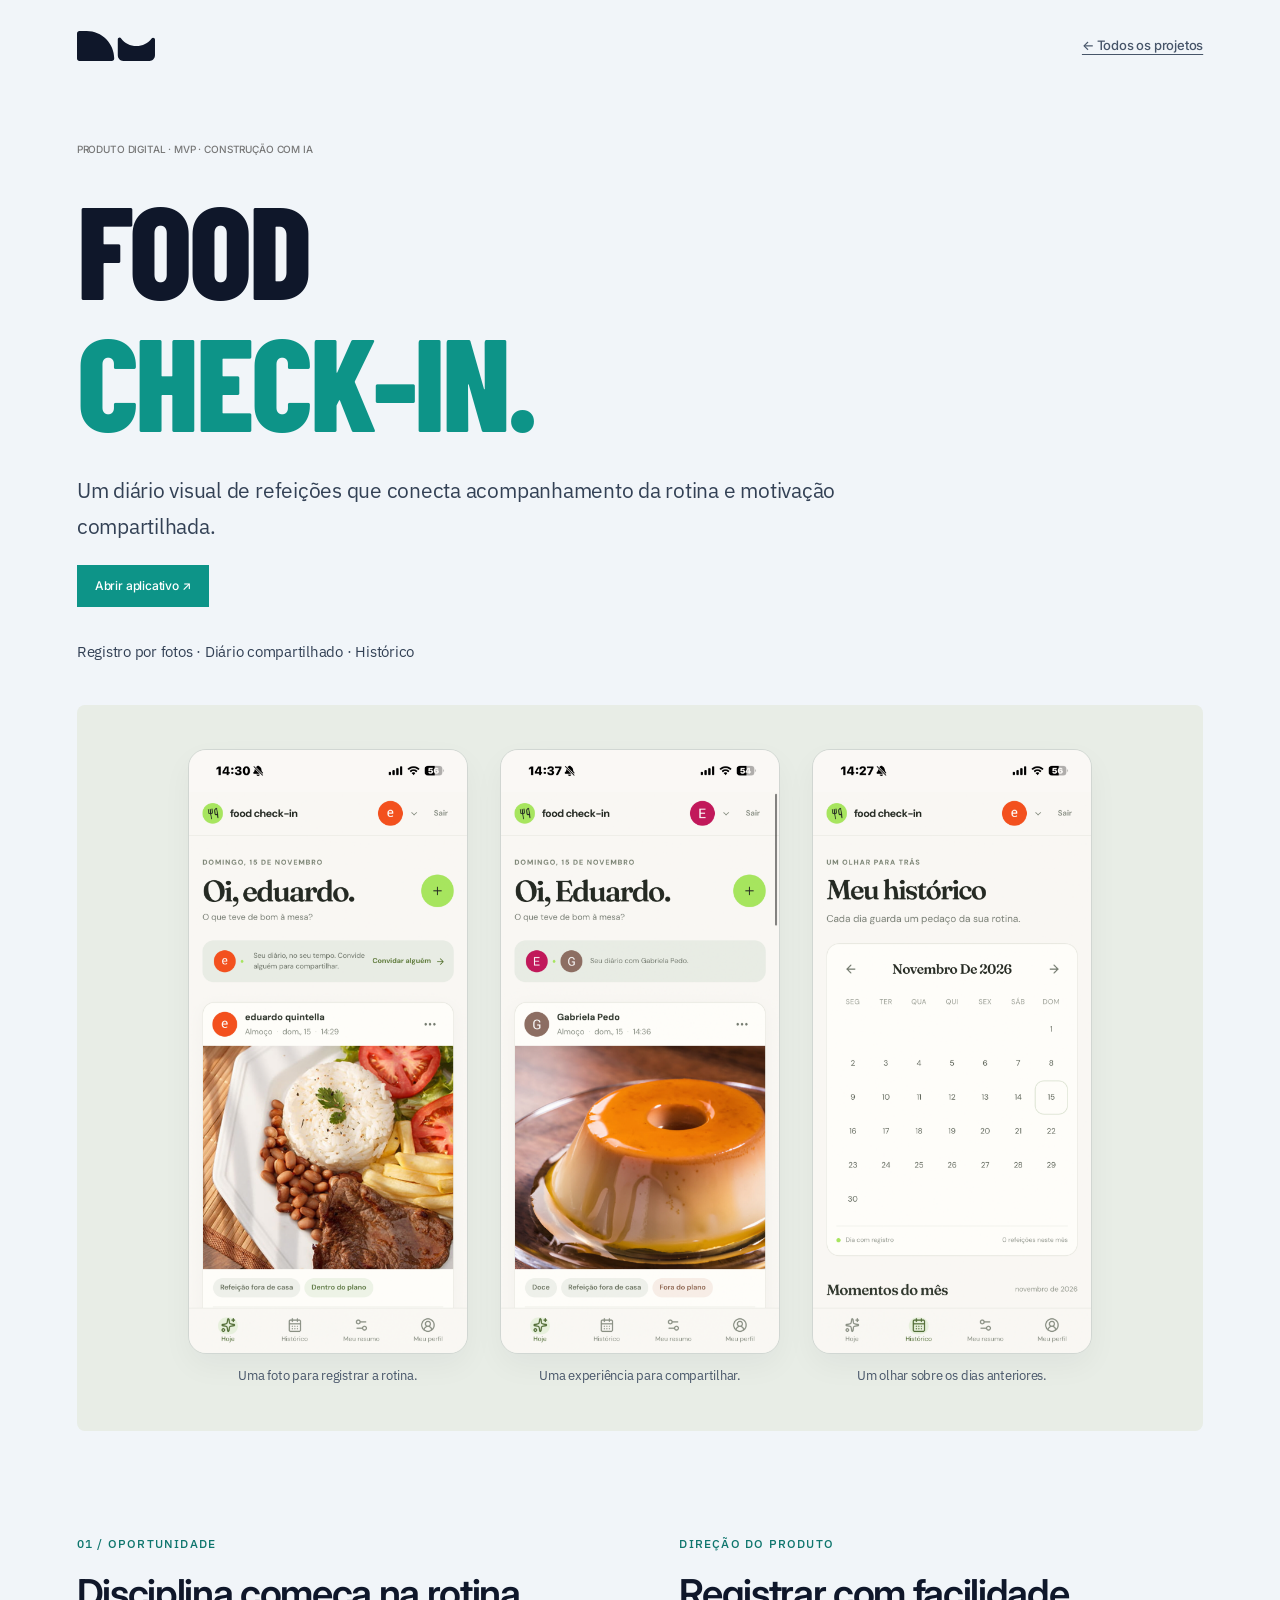
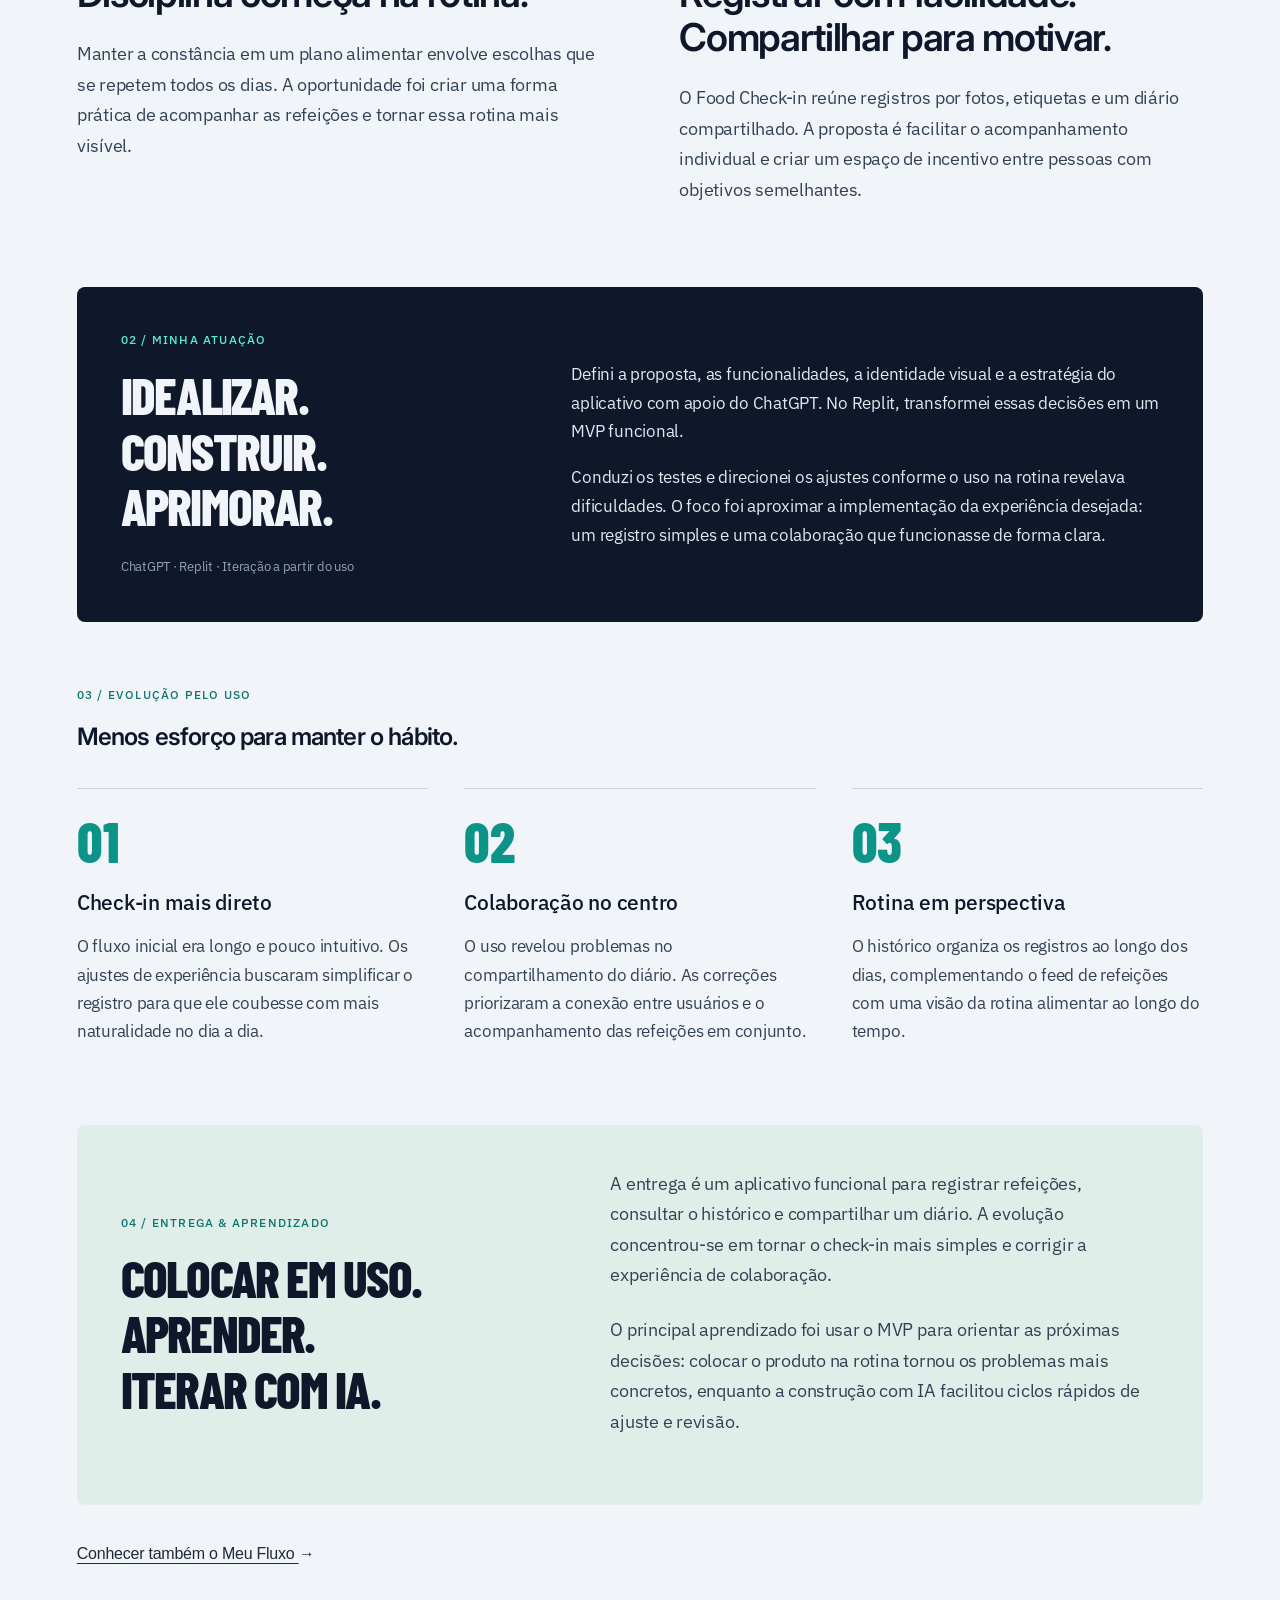
<file: food-check-in.html>
<!doctype html>
<html lang="pt-BR">
<head>
<meta charset="UTF-8">
<meta name="viewport" content="width=device-width, initial-scale=1">
<title>Food Check-in — Eduardo Quintella</title>
<meta name="description" content="Food Check-in: diário de refeições compartilhado, construído com IA e aprimorado pelo uso.">
<link rel="stylesheet" href="https://fonts.googleapis.com/css2?family=Barlow+Condensed:wght@800&amp;family=IBM+Plex+Sans:wght@400;500&amp;family=Inter:wght@400;500;600&amp;display=swap">
<style>html{scroll-behavior:smooth}body{margin:0;background:#f1f5f9}*{box-sizing:border-box}#body-plexsans{width:100%;max-width:none;margin:0;border:0}a{touch-action:manipulation}@media(prefers-reduced-motion:reduce){html{scroll-behavior:auto}}</style>
<style>
#body-plexsans{font-family:'IBM Plex Sans',Arial,sans-serif;font-size:16px;font-weight:400;line-height:1.6;letter-spacing:-.015em;color:#1f2937!important;background:#f1f5f9}
#body-plexsans header,#body-plexsans nav,#body-plexsans .eyebrow,#body-plexsans .action,#body-plexsans .section-title,#body-plexsans .meta,#body-plexsans .rest{font-family:'Inter',Arial,sans-serif;letter-spacing:-.015em;font-size:13px;line-height:1.5;font-weight:500;color:#475569}
#body-plexsans h1{font-family:'Barlow Condensed',Arial,sans-serif!important;font-size:clamp(76px,15vw,152px)!important;line-height:1!important;font-weight:800!important;letter-spacing:-.025em!important;color:#0f172a!important;margin:24px auto 28px;max-width:100%;text-transform:uppercase}
#body-plexsans h1 span{color:#0d9488!important;font:inherit!important;display:block}
#body-plexsans .hero{padding:40px 5% 32px;min-height:550px}
#body-plexsans .intro,#body-plexsans .description{font-family:'IBM Plex Sans',Arial,sans-serif!important;font-size:16px!important;line-height:1.65!important;font-weight:400!important;letter-spacing:-.015em!important;color:#334155!important}
#body-plexsans .intro{max-width:565px;margin:0 auto 25px}
#body-plexsans h2{font-family:'Inter',Arial,sans-serif!important;font-size:24px!important;line-height:1.25!important;font-weight:600!important;letter-spacing:-.035em!important;color:#0f172a!important}
#body-plexsans .action{color:#fff!important;background:#0f766e;padding:12px 20px}
#body-plexsans .feature a{font-family:'Inter',Arial,sans-serif;font-size:14px;font-weight:500;color:#0f766e}
#body-plexsans .image{font-family:'Inter',Arial,sans-serif;font-size:13px;color:#cbd5e1;letter-spacing:0}
#body-plexsans .footnote{display:none}#body-plexsans .section-title{color:#334155}#body-plexsans .meta{font-size:12px;color:#475569}#body-plexsans .rest{font-size:14px;color:#334155}
@media(max-width:560px){#body-plexsans h1{font-size:clamp(64px,15vw,84px)!important}#body-plexsans .hero{min-height:500px;padding-top:36px}#body-plexsans .intro,#body-plexsans .description{font-size:16px!important}}


#body-plexsans{font-family:Arial,Helvetica,sans-serif;color:#0f172a;background:#f1f5f9;border:0}#body-plexsans *{box-sizing:border-box}#body-plexsans header{display:flex;justify-content:space-between;gap:18px;flex-wrap:wrap;padding:24px 6%;font-size:13px}#body-plexsans nav{display:flex;gap:22px}#body-plexsans a{color:inherit;text-underline-offset:4px}#body-plexsans .hero{position:relative;isolation:isolate;overflow:hidden;padding:65px 6% 45px;text-align:center;background:#f1f5f9}#body-plexsans .field{position:absolute;inset:0;z-index:-1;background-image:radial-gradient(#94a3b8 0.9px,transparent 1px);background-size:24px 24px;opacity:var(--dots-opacity,0);transition:opacity 240ms ease;mask-image:radial-gradient(circle 100px at var(--x,50%) var(--y,45%),#000 0%,#000 35%,transparent 100%);-webkit-mask-image:radial-gradient(circle 100px at var(--x,50%) var(--y,45%),#000 0%,#000 35%,transparent 100%)}#body-plexsans .halo{position:absolute;width:340px;height:340px;left:var(--x,50%);top:var(--y,45%);transform:translate(-50%,-50%);border-radius:50%;background:radial-gradient(circle,#2dd4bf55,transparent 70%);z-index:-1;pointer-events:none}#body-plexsans .eyebrow{font-size:11px;letter-spacing:2px;text-transform:uppercase;color:#666}#body-plexsans h1{font-size:clamp(42px,8.5vw,88px);font-weight:900;letter-spacing:-.065em;line-height:.95;text-transform:uppercase;margin:30px auto 24px;max-width:900px}#body-plexsans h1 span{display:block;color:#0d9488}#body-plexsans .intro{font-size:14px;line-height:1.6;max-width:430px;margin:0 auto 26px;color:#666}#body-plexsans .action{display:inline-block;font-size:12px;padding:12px 18px;background:#0d9488;color:#fff;text-decoration:none}#body-plexsans .footnote{font-size:10px;color:#777;margin-top:35px;letter-spacing:1px}#body-plexsans .projects{padding:30px 6% 38px}#body-plexsans .section-title{display:flex;justify-content:space-between;gap:20px;margin-bottom:20px;font-size:12px}#body-plexsans .feature{display:grid;grid-template-columns:1.4fr 1fr;gap:30px;align-items:center}#body-plexsans .image{background:#111827;border:1px solid #1f2937;min-height:205px;display:flex;align-items:center;justify-content:center;color:#777;font-size:12px}#body-plexsans h2{font-size:23px;font-weight:500;margin:12px 0}#body-plexsans .description{font-size:13px;line-height:1.6;color:#666}#body-plexsans .meta{font-size:10px;color:#777}#body-plexsans .feature a{font-size:12px}#body-plexsans .next{display:grid;grid-template-columns:1fr 1fr;gap:24px;margin-top:24px}#body-plexsans .next .image{min-height:100px}#body-plexsans .rest{padding:24px 6%;border-top:1px solid #dce3eb;display:flex;justify-content:space-between;gap:20px;flex-wrap:wrap;font-size:12px;color:#666}@media(max-width:560px){#body-plexsans header{font-size:11px}#body-plexsans nav{gap:12px}#body-plexsans .hero{padding-top:50px}#body-plexsans h1{font-size:48px}#body-plexsans .feature{grid-template-columns:1fr;gap:14px}#body-plexsans .intro{font-size:13px}#body-plexsans .eyebrow{font-size:10px;letter-spacing:1px}}@media(prefers-reduced-motion:reduce){#body-plexsans .halo{display:none}}
#body-plexsans .demo{width:85%;max-width:300px;background:#090d16;border:1px solid #334155;border-radius:8px;text-align:left;overflow:hidden}#body-plexsans .demo-top{display:flex;gap:5px;padding:12px;border-bottom:1px solid #1f2937}#body-plexsans .demo-top span{width:6px;height:6px;background:#475569;border-radius:50%}#body-plexsans .demo-content{padding:18px}#body-plexsans .demo-line{height:6px;width:80%;background:#334155;margin-bottom:10px;border-radius:2px}#body-plexsans .demo-line.short{width:50%}#body-plexsans .demo-result{margin-top:20px;padding:15px;border-left:2px solid #2dd4bf;background:#0d94881c;color:#5eead4}#body-plexsans .action:hover{background:#0f766e}#body-plexsans a:focus-visible{outline:3px solid #0d9488;outline-offset:5px}#body-plexsans .next .image:first-child{background:#1f2937}#body-plexsans .next .image:last-child{background:#0f172a}
</style>
<style>
#body-plexsans .intro{max-width:820px;width:100%;margin:0 auto 26px;text-wrap:balance}
</style>
<style>.case{width:100%;max-width:none;margin:0;padding:50px 6% 70px}.case h1{font-size:clamp(76px,12vw,132px)!important}.case p{font-family:'IBM Plex Sans',Arial,sans-serif;font-size:18px;line-height:1.7;color:#334155;max-width:760px}.case .lead{font-size:21px}.case section{padding:32px 0;border-bottom:1px solid #dce3eb}.case h3{font-family:'IBM Plex Sans',sans-serif;font-size:20px;color:#0f172a}.case .note,.case figcaption{font:14px/1.6 'IBM Plex Sans',sans-serif;color:#475569}.case figure{margin:36px 0}.case figure img{display:block;width:100%;max-width:100%;margin:auto;border:1px solid #dce3eb}.case figcaption{text-align:center;margin-top:12px}</style><style>#body-plexsans .case h1{margin:24px 0 28px;width:100%;max-width:none;text-align:left;font-size:clamp(76px,12vw,132px)!important}</style><style>#body-plexsans header{align-items:center}#body-plexsans .personal-brand{display:inline-flex;align-items:center;min-height:44px;text-decoration:none}#body-plexsans .personal-brand img{display:block;width:78px;height:auto;max-width:100%}@media(max-width:560px){#body-plexsans .personal-brand img{width:64px}}</style><style>
#body-plexsans .case .chapter-label{font:500 12px/1.5 'IBM Plex Sans',sans-serif;letter-spacing:.1em;color:#0f766e;margin-bottom:18px}
#body-plexsans .case .challenge{display:grid;grid-template-columns:1.1fr 1fr;gap:7%;padding:64px 0;border:0;align-items:center}
#body-plexsans .case .challenge h2{font-size:clamp(28px,3vw,44px)!important;line-height:1.15!important;margin:0 0 24px}
#body-plexsans .case .challenge aside{padding:36px;background:#e0eee9;border-radius:8px}
#body-plexsans .case .challenge aside h3{font:800 clamp(34px,4vw,58px)/1.05 'Barlow Condensed',sans-serif;color:#0f766e;text-transform:uppercase;margin:12px 0 24px}
#body-plexsans .case .source-tags{display:flex;flex-wrap:wrap;gap:8px;margin-top:24px}
#body-plexsans .case .source-tags span{font:400 13px 'IBM Plex Sans',sans-serif;padding:8px 12px;border:1px solid #cbd5e1;border-radius:4px;color:#475569}
#body-plexsans .case .role-band{display:grid;grid-template-columns:1fr 1.6fr;gap:8%;align-items:center;background:#0f172a;padding:44px;border:0;border-radius:8px}
#body-plexsans .case .role-band h2{font:800 clamp(34px,4vw,56px)/1.08 'Barlow Condensed',sans-serif!important;color:#f1f5f9!important;text-transform:uppercase;margin:0 0 24px}
#body-plexsans .case .role-band p{color:#e2e8f0;font-size:17px}
#body-plexsans .case .role-band .chapter-label{color:#5eead4}
#body-plexsans .case .tool-list{font:400 13px/1.6 'IBM Plex Sans',sans-serif;color:#94a3b8}
#body-plexsans .case .evolution{padding:64px 0 32px;border:0}
#body-plexsans .case .evolution-grid{display:grid;grid-template-columns:repeat(3,minmax(0,1fr));gap:36px;margin-top:36px}
#body-plexsans .case .evolution-number{display:block;font:800 56px/1 'Barlow Condensed',sans-serif;color:#0d9488;margin-bottom:20px}
#body-plexsans .case .evolution-grid article{border-top:1px solid #cbd5e1;padding-top:24px;min-width:0}
#body-plexsans .case .evolution-grid h3{font:500 21px/1.3 'IBM Plex Sans',sans-serif;margin:0 0 16px}
#body-plexsans .case .evolution-grid p{font-size:17px;line-height:1.65;margin:0}
@media(max-width:800px){#body-plexsans .case .challenge,#body-plexsans .case .role-band,#body-plexsans .case .evolution-grid{grid-template-columns:1fr;gap:28px}#body-plexsans .case .role-band{padding:28px}#body-plexsans .case .challenge aside{padding:28px}#body-plexsans .case .challenge,#body-plexsans .case .evolution{padding:40px 0}}
</style><style>#body-plexsans .case .case-outcome{display:grid;grid-template-columns:1fr 1.35fr;gap:8%;align-items:center;background:#e0eee9;border:0;border-radius:8px;padding:44px;margin:48px 0 36px}#body-plexsans .case .case-outcome h2{font:800 clamp(36px,4vw,58px)/1.08 'Barlow Condensed',sans-serif!important;text-transform:uppercase;color:#0f172a!important;margin:0}#body-plexsans .case .case-outcome p{font-size:18px;margin:0 0 24px}#body-plexsans .case .outcome-link{font:500 16px 'IBM Plex Sans',sans-serif;color:#0f766e}@media(max-width:800px){#body-plexsans .case .case-outcome{grid-template-columns:1fr;gap:24px;padding:28px}}</style><style>
#body-plexsans .case .challenge{grid-template-columns:1fr 1fr;align-items:start}
#body-plexsans .case .challenge aside{padding:0;background:transparent;border:0;border-radius:0}
#body-plexsans .case .challenge aside h3{font:600 clamp(28px,3vw,44px)/1.15 'Inter',Arial,sans-serif;letter-spacing:-.035em;color:#0f172a;text-transform:none;margin:0 0 24px}
@media(max-width:800px){#body-plexsans .case .challenge{grid-template-columns:1fr}#body-plexsans .case .challenge aside{padding:0}}
</style><style>#body-plexsans .case figure{width:84%;max-width:1120px;margin:36px auto}#body-plexsans .case figure img{width:100%;height:auto}@media(max-width:700px){#body-plexsans .case figure{width:100%}}</style><style>#body-plexsans .case .luu-title{font-size:clamp(48px,8vw,112px)!important}#body-plexsans .award{display:grid;grid-template-columns:1fr 1.2fr;gap:8%;align-items:center;margin:42px 0 24px;padding:28px 0;border-top:1px solid #cbd5e1;border-bottom:1px solid #cbd5e1}#body-plexsans .award h2{margin:12px 0 0}#body-plexsans .award p{margin:0}#body-plexsans .luu-pair{display:grid;grid-template-columns:1fr 1fr;gap:28px}#body-plexsans .luu-pair figure{width:100%;margin:28px 0}#body-plexsans .case figure img{border:1px solid rgba(15,23,42,.09);border-radius:6px}@media(max-width:800px){#body-plexsans .award,#body-plexsans .luu-pair{grid-template-columns:1fr;gap:20px}}</style><style>#body-plexsans .case .food-title{font-size:clamp(64px,11vw,132px)!important}.food-gallery{display:grid;grid-template-columns:repeat(3,minmax(0,280px));justify-content:center;gap:32px;padding:44px 24px;background:#e8ede6;border-radius:8px;margin:40px 0}#body-plexsans .case .food-gallery figure{width:100%;margin:0;max-width:280px}#body-plexsans .case .food-gallery img{border-radius:18px;border:1px solid rgba(15,23,42,.10);box-shadow:0 12px 30px #0f172a0b}.food-gallery figcaption{font-size:13px!important}.food-intro{margin-top:32px;font-size:15px!important}@media(max-width:700px){.food-gallery{grid-template-columns:repeat(2,minmax(0,1fr));gap:16px;padding:24px 16px}.food-gallery figure:last-child{grid-column:1/-1;justify-self:center;width:calc(50% - 8px)!important}#body-plexsans .case .food-gallery figcaption{font-size:11px!important}}@media(max-width:380px){.food-gallery{padding:16px 10px;gap:10px}}</style><style data-portfolio-motion>
/* Movimentos discretos; conteúdo visível sem JavaScript. */
#body-plexsans .scroll-reveal{transition:opacity 650ms ease,transform 650ms cubic-bezier(.2,.65,.3,1)}
#body-plexsans .scroll-reveal.is-pending{opacity:0;transform:translateY(20px)}
#body-plexsans .project-list .visual{overflow:hidden}
#body-plexsans .project-list .visual img{transition:transform 350ms ease}
#body-plexsans .motion-arrow{display:inline-block;transition:transform 200ms ease}
@media(hover:hover) and (pointer:fine){
 #body-plexsans .project-list .visual:hover img{transform:scale(1.02)}
 #body-plexsans a:hover .motion-arrow{transform:translate(3px,-2px)}
}
#body-plexsans a:focus-visible .motion-arrow{transform:translate(3px,-2px)}
@media(prefers-reduced-motion:reduce){
 html{scroll-behavior:auto!important}
 #body-plexsans .scroll-reveal,#body-plexsans .project-list .visual img,#body-plexsans .motion-arrow{transition:none!important;transform:none!important;opacity:1!important}
}
</style>
</head>
<body><div id="body-plexsans"><header><a class="personal-brand" href="index.html" aria-label="Eduardo Quintella — início"><img src="assets/marca-eduardo.svg" alt="Marca de Eduardo Quintella" width="78" height="30"></a><a href="index.html#body-plexsans-projects">← Todos os projetos</a></header><main class="case"><div class="meta">PRODUTO DIGITAL · MVP · CONSTRUÇÃO COM IA</div><h1 class="food-title">FOOD<br><span>CHECK-IN.</span></h1><p class="lead">Um diário visual de refeições que conecta acompanhamento da rotina e motivação compartilhada.</p><a class="action" href="https://food-check-in--duduqt.replit.app" target="_blank" rel="noopener">Abrir aplicativo <span class="motion-arrow" aria-hidden="true">↗</span></a><p class="food-intro">Registro por fotos · Diário compartilhado · Histórico</p>
<div class="food-gallery"><figure><img src="assets/food-checkin.png" alt="Tela inicial do Food Check-in com refeição registrada e etiquetas"><figcaption>Uma foto para registrar a rotina.</figcaption></figure><figure><img src="assets/food-shared.png" alt="Diário compartilhado exibindo uma refeição de outra participante"><figcaption>Uma experiência para compartilhar.</figcaption></figure><figure><img src="assets/food-history.png" alt="Histórico de refeições organizado em calendário"><figcaption>Um olhar sobre os dias anteriores.</figcaption></figure></div>
<section class="challenge"><div><div class="chapter-label">01 / OPORTUNIDADE</div><h2>Disciplina começa na rotina.</h2><p>Manter a constância em um plano alimentar envolve escolhas que se repetem todos os dias. A oportunidade foi criar uma forma prática de acompanhar as refeições e tornar essa rotina mais visível.</p></div><aside><div class="chapter-label">DIREÇÃO DO PRODUTO</div><h3>Registrar com facilidade. Compartilhar para motivar.</h3><p>O Food Check-in reúne registros por fotos, etiquetas e um diário compartilhado. A proposta é facilitar o acompanhamento individual e criar um espaço de incentivo entre pessoas com objetivos semelhantes.</p></aside></section>
<section class="role-band"><div><div class="chapter-label">02 / MINHA ATUAÇÃO</div><h2>Idealizar.<br>Construir.<br>Aprimorar.</h2><div class="tool-list">ChatGPT · Replit · Iteração a partir do uso</div></div><div><p>Defini a proposta, as funcionalidades, a identidade visual e a estratégia do aplicativo com apoio do ChatGPT. No Replit, transformei essas decisões em um MVP funcional.</p><p>Conduzi os testes e direcionei os ajustes conforme o uso na rotina revelava dificuldades. O foco foi aproximar a implementação da experiência desejada: um registro simples e uma colaboração que funcionasse de forma clara.</p></div></section>
<section class="evolution"><div class="chapter-label">03 / EVOLUÇÃO PELO USO</div><h2>Menos esforço para manter o hábito.</h2><div class="evolution-grid"><article><span class="evolution-number">01</span><h3>Check-in mais direto</h3><p>O fluxo inicial era longo e pouco intuitivo. Os ajustes de experiência buscaram simplificar o registro para que ele coubesse com mais naturalidade no dia a dia.</p></article><article><span class="evolution-number">02</span><h3>Colaboração no centro</h3><p>O uso revelou problemas no compartilhamento do diário. As correções priorizaram a conexão entre usuários e o acompanhamento das refeições em conjunto.</p></article><article><span class="evolution-number">03</span><h3>Rotina em perspectiva</h3><p>O histórico organiza os registros ao longo dos dias, complementando o feed de refeições com uma visão da rotina alimentar ao longo do tempo.</p></article></div></section>
<section class="case-outcome"><div><div class="chapter-label">04 / ENTREGA & APRENDIZADO</div><h2>Colocar em uso.<br>Aprender.<br>Iterar com IA.</h2></div><div><p>A entrega é um aplicativo funcional para registrar refeições, consultar o histórico e compartilhar um diário. A evolução concentrou-se em tornar o check-in mais simples e corrigir a experiência de colaboração.</p><p>O principal aprendizado foi usar o MVP para orientar as próximas decisões: colocar o produto na rotina tornou os problemas mais concretos, enquanto a construção com IA facilitou ciclos rápidos de ajuste e revisão.</p></div></section><a href="controle-financeiro.html">Conhecer também o Meu Fluxo <span class="motion-arrow" aria-hidden="true">→</span></a></main></div><script data-portfolio-motion>
(()=>{
 const root=document.getElementById('body-plexsans');
 if(!root)return;
 const preference=window.matchMedia('(prefers-reduced-motion: reduce)');
 if(preference.matches||!('IntersectionObserver' in window))return;
 const nodes=[...root.querySelectorAll('.project-list > article, .case > section, .case > figure, .case > .food-gallery, .case > .luu-pair, .case > .award')];
 const observer=new IntersectionObserver(entries=>{
  entries.forEach(entry=>{if(entry.isIntersecting){requestAnimationFrame(()=>requestAnimationFrame(()=>entry.target.classList.remove('is-pending')));observer.unobserve(entry.target);}});
 },{threshold:0,rootMargin:'0px 0px -48px 0px'});
 nodes.forEach(node=>{
  node.classList.add('scroll-reveal','is-pending');
  // Commit the hidden state before observing, including elements initially visible.
  void node.offsetWidth;
  observer.observe(node);
 });
 // Keyboard navigation must never focus an invisible link.
 root.addEventListener('focusin',event=>{const node=event.target.closest('.is-pending');if(node){node.classList.remove('is-pending');observer.unobserve(node);}});
 const showAll=()=>{if(preference.matches){nodes.forEach(node=>node.classList.remove('is-pending'));observer.disconnect();}};
 if(preference.addEventListener)preference.addEventListener('change',showAll);
})();
</script>
</body></html>
</file>
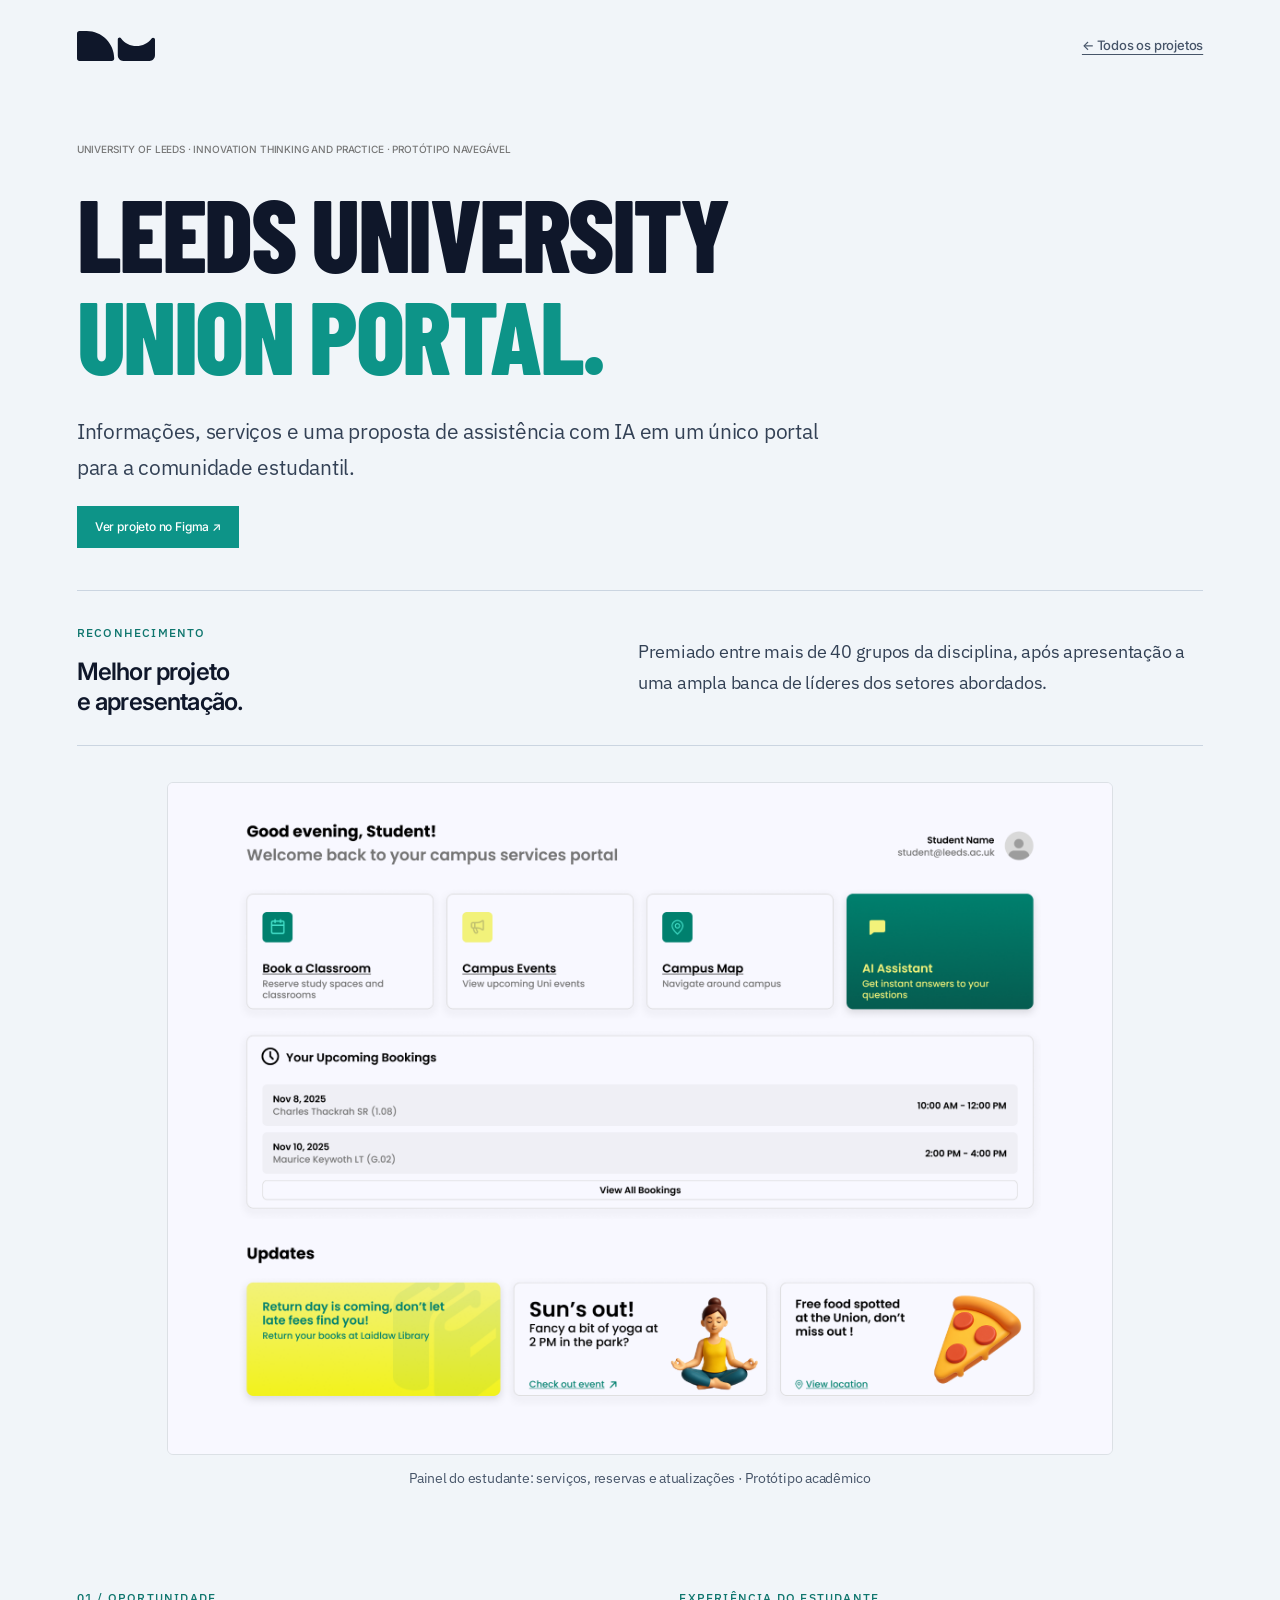
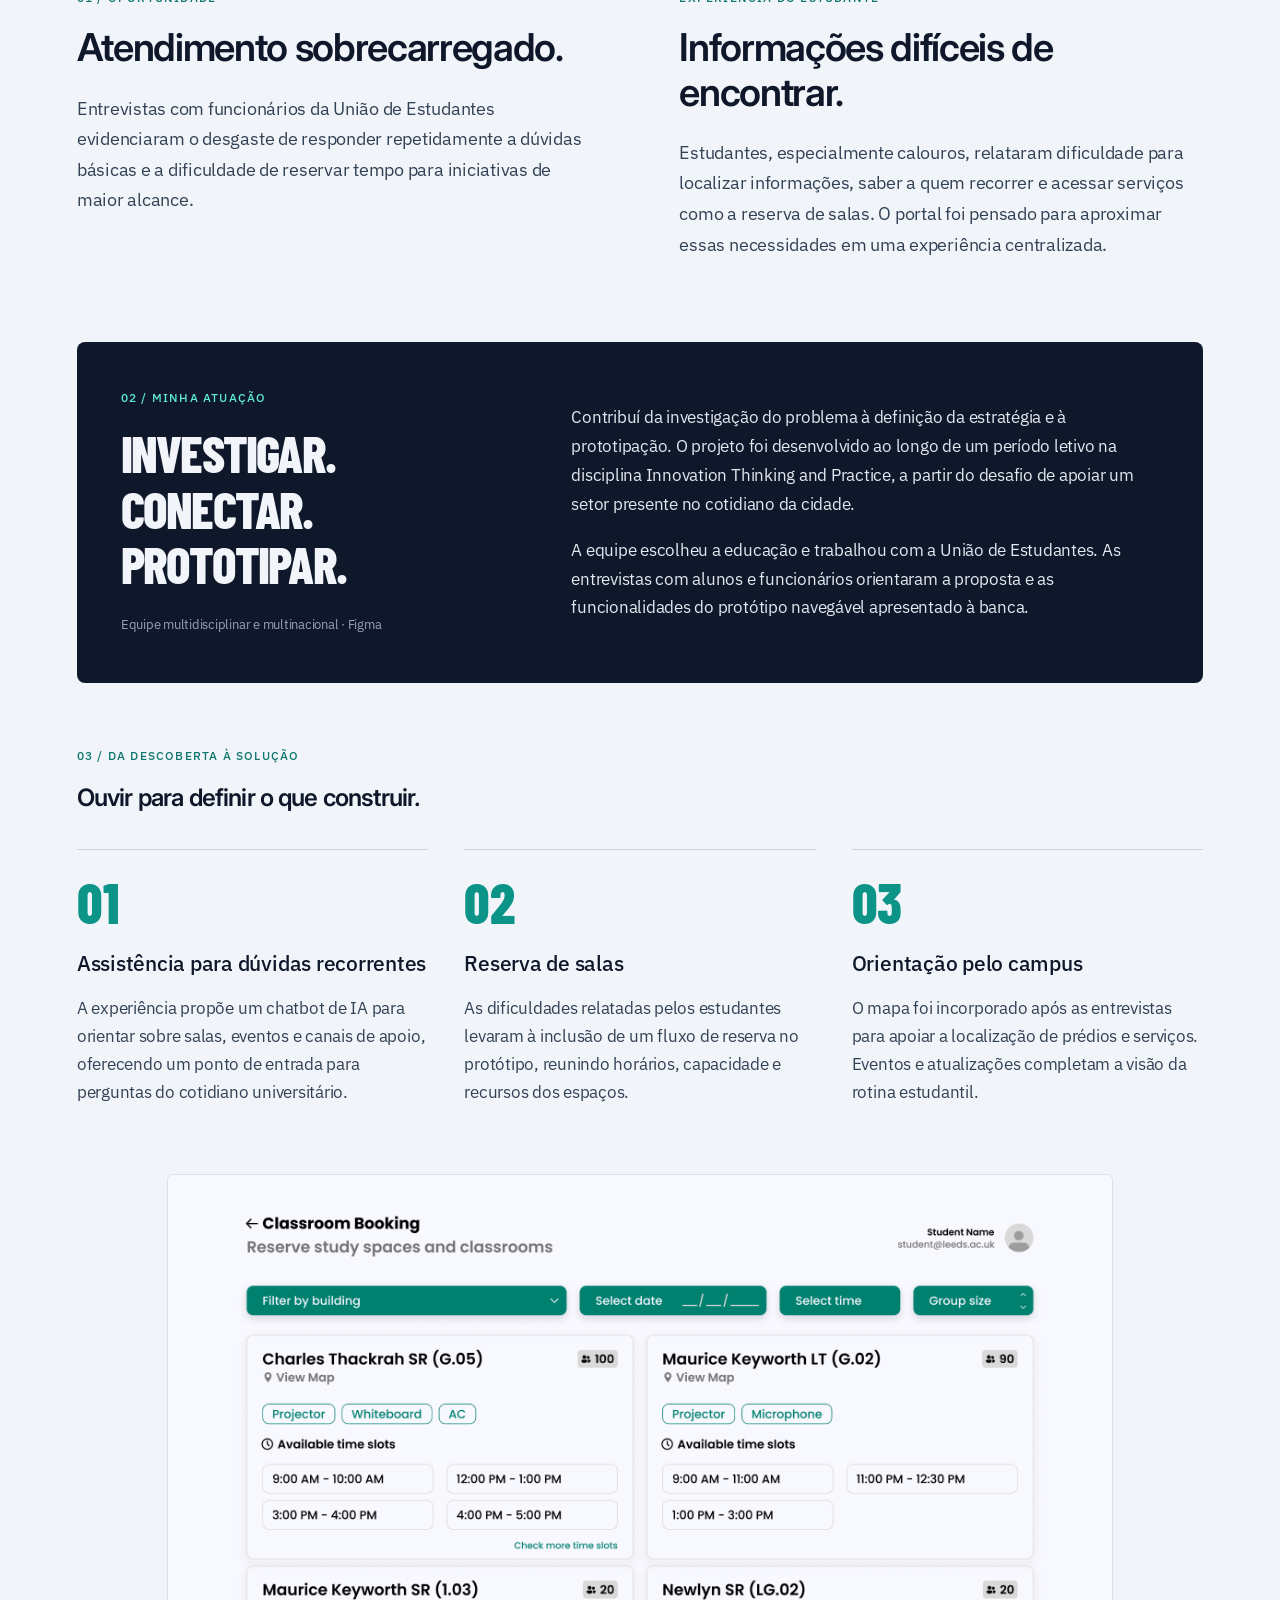
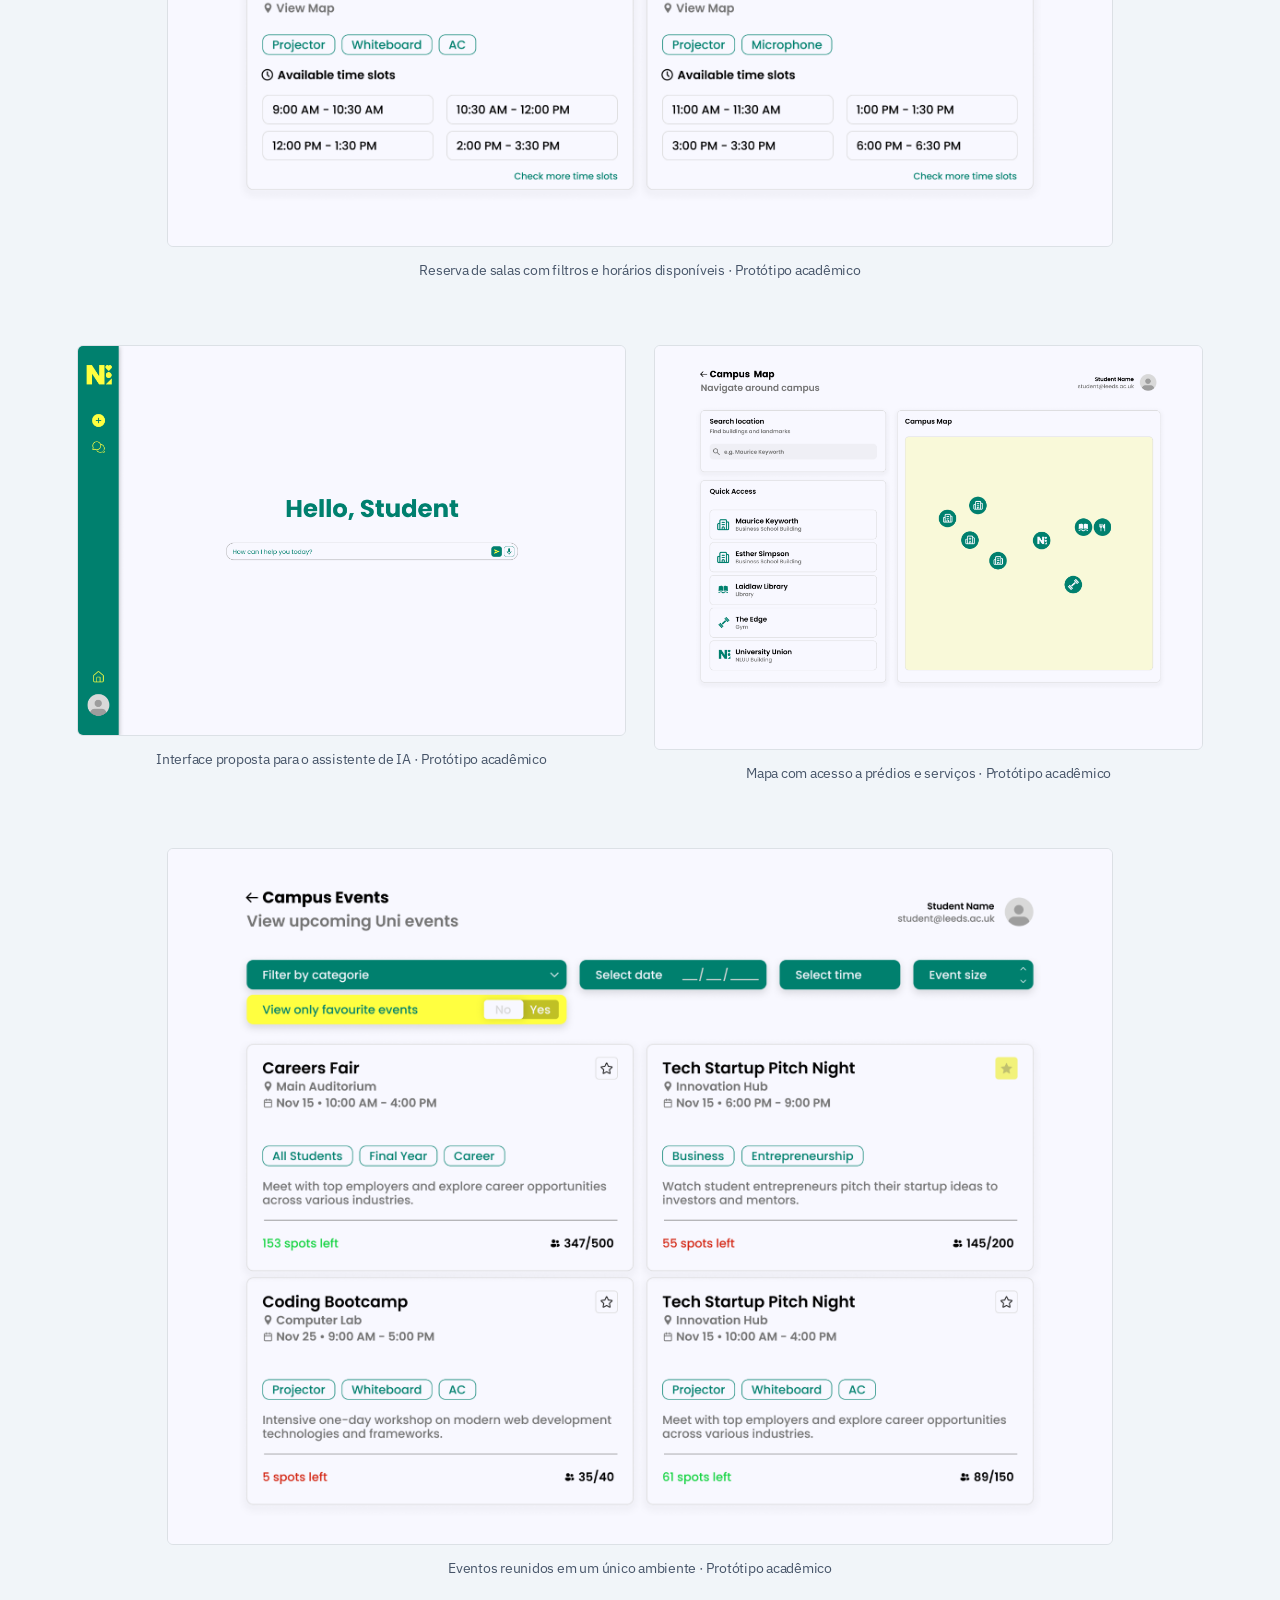
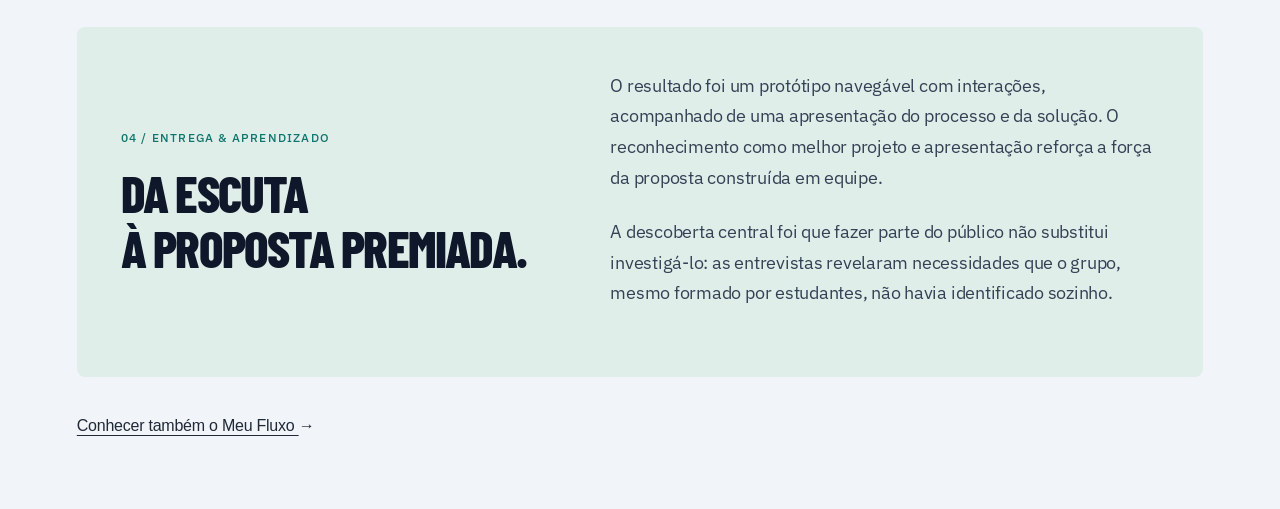
<file: leeds-union-portal.html>
<!doctype html>
<html lang="pt-BR">
<head>
<meta charset="UTF-8">
<meta name="viewport" content="width=device-width, initial-scale=1">
<title>Leeds University Union Portal — Eduardo Quintella</title>
<meta name="description" content="Prévia do portfólio de Eduardo Quintella. Produto e inteligência artificial.">
<link rel="stylesheet" href="https://fonts.googleapis.com/css2?family=Barlow+Condensed:wght@800&amp;family=IBM+Plex+Sans:wght@400;500&amp;family=Inter:wght@400;500;600&amp;display=swap">
<style>html{scroll-behavior:smooth}body{margin:0;background:#f1f5f9}*{box-sizing:border-box}#body-plexsans{width:100%;max-width:none;margin:0;border:0}a{touch-action:manipulation}@media(prefers-reduced-motion:reduce){html{scroll-behavior:auto}}</style>
<style>
#body-plexsans{font-family:'IBM Plex Sans',Arial,sans-serif;font-size:16px;font-weight:400;line-height:1.6;letter-spacing:-.015em;color:#1f2937!important;background:#f1f5f9}
#body-plexsans header,#body-plexsans nav,#body-plexsans .eyebrow,#body-plexsans .action,#body-plexsans .section-title,#body-plexsans .meta,#body-plexsans .rest{font-family:'Inter',Arial,sans-serif;letter-spacing:-.015em;font-size:13px;line-height:1.5;font-weight:500;color:#475569}
#body-plexsans h1{font-family:'Barlow Condensed',Arial,sans-serif!important;font-size:clamp(76px,15vw,152px)!important;line-height:1!important;font-weight:800!important;letter-spacing:-.025em!important;color:#0f172a!important;margin:24px auto 28px;max-width:100%;text-transform:uppercase}
#body-plexsans h1 span{color:#0d9488!important;font:inherit!important;display:block}
#body-plexsans .hero{padding:40px 5% 32px;min-height:550px}
#body-plexsans .intro,#body-plexsans .description{font-family:'IBM Plex Sans',Arial,sans-serif!important;font-size:16px!important;line-height:1.65!important;font-weight:400!important;letter-spacing:-.015em!important;color:#334155!important}
#body-plexsans .intro{max-width:565px;margin:0 auto 25px}
#body-plexsans h2{font-family:'Inter',Arial,sans-serif!important;font-size:24px!important;line-height:1.25!important;font-weight:600!important;letter-spacing:-.035em!important;color:#0f172a!important}
#body-plexsans .action{color:#fff!important;background:#0f766e;padding:12px 20px}
#body-plexsans .feature a{font-family:'Inter',Arial,sans-serif;font-size:14px;font-weight:500;color:#0f766e}
#body-plexsans .image{font-family:'Inter',Arial,sans-serif;font-size:13px;color:#cbd5e1;letter-spacing:0}
#body-plexsans .footnote{display:none}#body-plexsans .section-title{color:#334155}#body-plexsans .meta{font-size:12px;color:#475569}#body-plexsans .rest{font-size:14px;color:#334155}
@media(max-width:560px){#body-plexsans h1{font-size:clamp(64px,15vw,84px)!important}#body-plexsans .hero{min-height:500px;padding-top:36px}#body-plexsans .intro,#body-plexsans .description{font-size:16px!important}}


#body-plexsans{font-family:Arial,Helvetica,sans-serif;color:#0f172a;background:#f1f5f9;border:0}#body-plexsans *{box-sizing:border-box}#body-plexsans header{display:flex;justify-content:space-between;gap:18px;flex-wrap:wrap;padding:24px 6%;font-size:13px}#body-plexsans nav{display:flex;gap:22px}#body-plexsans a{color:inherit;text-underline-offset:4px}#body-plexsans .hero{position:relative;isolation:isolate;overflow:hidden;padding:65px 6% 45px;text-align:center;background:#f1f5f9}#body-plexsans .field{position:absolute;inset:0;z-index:-1;background-image:radial-gradient(#94a3b8 0.9px,transparent 1px);background-size:24px 24px;opacity:var(--dots-opacity,0);transition:opacity 240ms ease;mask-image:radial-gradient(circle 100px at var(--x,50%) var(--y,45%),#000 0%,#000 35%,transparent 100%);-webkit-mask-image:radial-gradient(circle 100px at var(--x,50%) var(--y,45%),#000 0%,#000 35%,transparent 100%)}#body-plexsans .halo{position:absolute;width:340px;height:340px;left:var(--x,50%);top:var(--y,45%);transform:translate(-50%,-50%);border-radius:50%;background:radial-gradient(circle,#2dd4bf55,transparent 70%);z-index:-1;pointer-events:none}#body-plexsans .eyebrow{font-size:11px;letter-spacing:2px;text-transform:uppercase;color:#666}#body-plexsans h1{font-size:clamp(42px,8.5vw,88px);font-weight:900;letter-spacing:-.065em;line-height:.95;text-transform:uppercase;margin:30px auto 24px;max-width:900px}#body-plexsans h1 span{display:block;color:#0d9488}#body-plexsans .intro{font-size:14px;line-height:1.6;max-width:430px;margin:0 auto 26px;color:#666}#body-plexsans .action{display:inline-block;font-size:12px;padding:12px 18px;background:#0d9488;color:#fff;text-decoration:none}#body-plexsans .footnote{font-size:10px;color:#777;margin-top:35px;letter-spacing:1px}#body-plexsans .projects{padding:30px 6% 38px}#body-plexsans .section-title{display:flex;justify-content:space-between;gap:20px;margin-bottom:20px;font-size:12px}#body-plexsans .feature{display:grid;grid-template-columns:1.4fr 1fr;gap:30px;align-items:center}#body-plexsans .image{background:#111827;border:1px solid #1f2937;min-height:205px;display:flex;align-items:center;justify-content:center;color:#777;font-size:12px}#body-plexsans h2{font-size:23px;font-weight:500;margin:12px 0}#body-plexsans .description{font-size:13px;line-height:1.6;color:#666}#body-plexsans .meta{font-size:10px;color:#777}#body-plexsans .feature a{font-size:12px}#body-plexsans .next{display:grid;grid-template-columns:1fr 1fr;gap:24px;margin-top:24px}#body-plexsans .next .image{min-height:100px}#body-plexsans .rest{padding:24px 6%;border-top:1px solid #dce3eb;display:flex;justify-content:space-between;gap:20px;flex-wrap:wrap;font-size:12px;color:#666}@media(max-width:560px){#body-plexsans header{font-size:11px}#body-plexsans nav{gap:12px}#body-plexsans .hero{padding-top:50px}#body-plexsans h1{font-size:48px}#body-plexsans .feature{grid-template-columns:1fr;gap:14px}#body-plexsans .intro{font-size:13px}#body-plexsans .eyebrow{font-size:10px;letter-spacing:1px}}@media(prefers-reduced-motion:reduce){#body-plexsans .halo{display:none}}
#body-plexsans .demo{width:85%;max-width:300px;background:#090d16;border:1px solid #334155;border-radius:8px;text-align:left;overflow:hidden}#body-plexsans .demo-top{display:flex;gap:5px;padding:12px;border-bottom:1px solid #1f2937}#body-plexsans .demo-top span{width:6px;height:6px;background:#475569;border-radius:50%}#body-plexsans .demo-content{padding:18px}#body-plexsans .demo-line{height:6px;width:80%;background:#334155;margin-bottom:10px;border-radius:2px}#body-plexsans .demo-line.short{width:50%}#body-plexsans .demo-result{margin-top:20px;padding:15px;border-left:2px solid #2dd4bf;background:#0d94881c;color:#5eead4}#body-plexsans .action:hover{background:#0f766e}#body-plexsans a:focus-visible{outline:3px solid #0d9488;outline-offset:5px}#body-plexsans .next .image:first-child{background:#1f2937}#body-plexsans .next .image:last-child{background:#0f172a}
</style>
<style>
#body-plexsans .intro{max-width:820px;width:100%;margin:0 auto 26px;text-wrap:balance}
</style>
<style>.case{width:100%;max-width:none;margin:0;padding:50px 6% 70px}.case h1{font-size:clamp(76px,12vw,132px)!important}.case p{font-family:'IBM Plex Sans',Arial,sans-serif;font-size:18px;line-height:1.7;color:#334155;max-width:760px}.case .lead{font-size:21px}.case section{padding:32px 0;border-bottom:1px solid #dce3eb}.case h3{font-family:'IBM Plex Sans',sans-serif;font-size:20px;color:#0f172a}.case .note,.case figcaption{font:14px/1.6 'IBM Plex Sans',sans-serif;color:#475569}.case figure{margin:36px 0}.case figure img{display:block;width:100%;max-width:100%;margin:auto;border:1px solid #dce3eb}.case figcaption{text-align:center;margin-top:12px}</style><style>#body-plexsans .case h1{margin:24px 0 28px;width:100%;max-width:none;text-align:left;font-size:clamp(76px,12vw,132px)!important}</style><style>#body-plexsans header{align-items:center}#body-plexsans .personal-brand{display:inline-flex;align-items:center;min-height:44px;text-decoration:none}#body-plexsans .personal-brand img{display:block;width:78px;height:auto;max-width:100%}@media(max-width:560px){#body-plexsans .personal-brand img{width:64px}}</style><style>
#body-plexsans .case .chapter-label{font:500 12px/1.5 'IBM Plex Sans',sans-serif;letter-spacing:.1em;color:#0f766e;margin-bottom:18px}
#body-plexsans .case .challenge{display:grid;grid-template-columns:1.1fr 1fr;gap:7%;padding:64px 0;border:0;align-items:center}
#body-plexsans .case .challenge h2{font-size:clamp(28px,3vw,44px)!important;line-height:1.15!important;margin:0 0 24px}
#body-plexsans .case .challenge aside{padding:36px;background:#e0eee9;border-radius:8px}
#body-plexsans .case .challenge aside h3{font:800 clamp(34px,4vw,58px)/1.05 'Barlow Condensed',sans-serif;color:#0f766e;text-transform:uppercase;margin:12px 0 24px}
#body-plexsans .case .source-tags{display:flex;flex-wrap:wrap;gap:8px;margin-top:24px}
#body-plexsans .case .source-tags span{font:400 13px 'IBM Plex Sans',sans-serif;padding:8px 12px;border:1px solid #cbd5e1;border-radius:4px;color:#475569}
#body-plexsans .case .role-band{display:grid;grid-template-columns:1fr 1.6fr;gap:8%;align-items:center;background:#0f172a;padding:44px;border:0;border-radius:8px}
#body-plexsans .case .role-band h2{font:800 clamp(34px,4vw,56px)/1.08 'Barlow Condensed',sans-serif!important;color:#f1f5f9!important;text-transform:uppercase;margin:0 0 24px}
#body-plexsans .case .role-band p{color:#e2e8f0;font-size:17px}
#body-plexsans .case .role-band .chapter-label{color:#5eead4}
#body-plexsans .case .tool-list{font:400 13px/1.6 'IBM Plex Sans',sans-serif;color:#94a3b8}
#body-plexsans .case .evolution{padding:64px 0 32px;border:0}
#body-plexsans .case .evolution-grid{display:grid;grid-template-columns:repeat(3,minmax(0,1fr));gap:36px;margin-top:36px}
#body-plexsans .case .evolution-number{display:block;font:800 56px/1 'Barlow Condensed',sans-serif;color:#0d9488;margin-bottom:20px}
#body-plexsans .case .evolution-grid article{border-top:1px solid #cbd5e1;padding-top:24px;min-width:0}
#body-plexsans .case .evolution-grid h3{font:500 21px/1.3 'IBM Plex Sans',sans-serif;margin:0 0 16px}
#body-plexsans .case .evolution-grid p{font-size:17px;line-height:1.65;margin:0}
@media(max-width:800px){#body-plexsans .case .challenge,#body-plexsans .case .role-band,#body-plexsans .case .evolution-grid{grid-template-columns:1fr;gap:28px}#body-plexsans .case .role-band{padding:28px}#body-plexsans .case .challenge aside{padding:28px}#body-plexsans .case .challenge,#body-plexsans .case .evolution{padding:40px 0}}
</style><style>#body-plexsans .case .case-outcome{display:grid;grid-template-columns:1fr 1.35fr;gap:8%;align-items:center;background:#e0eee9;border:0;border-radius:8px;padding:44px;margin:48px 0 36px}#body-plexsans .case .case-outcome h2{font:800 clamp(36px,4vw,58px)/1.08 'Barlow Condensed',sans-serif!important;text-transform:uppercase;color:#0f172a!important;margin:0}#body-plexsans .case .case-outcome p{font-size:18px;margin:0 0 24px}#body-plexsans .case .outcome-link{font:500 16px 'IBM Plex Sans',sans-serif;color:#0f766e}@media(max-width:800px){#body-plexsans .case .case-outcome{grid-template-columns:1fr;gap:24px;padding:28px}}</style><style>
#body-plexsans .case .challenge{grid-template-columns:1fr 1fr;align-items:start}
#body-plexsans .case .challenge aside{padding:0;background:transparent;border:0;border-radius:0}
#body-plexsans .case .challenge aside h3{font:600 clamp(28px,3vw,44px)/1.15 'Inter',Arial,sans-serif;letter-spacing:-.035em;color:#0f172a;text-transform:none;margin:0 0 24px}
@media(max-width:800px){#body-plexsans .case .challenge{grid-template-columns:1fr}#body-plexsans .case .challenge aside{padding:0}}
</style><style>#body-plexsans .case figure{width:84%;max-width:1120px;margin:36px auto}#body-plexsans .case figure img{width:100%;height:auto}@media(max-width:700px){#body-plexsans .case figure{width:100%}}</style><style>#body-plexsans .case .luu-title{font-size:clamp(48px,8vw,112px)!important}#body-plexsans .award{display:grid;grid-template-columns:1fr 1.2fr;gap:8%;align-items:center;margin:42px 0 24px;padding:28px 0;border-top:1px solid #cbd5e1;border-bottom:1px solid #cbd5e1}#body-plexsans .award h2{margin:12px 0 0}#body-plexsans .award p{margin:0}#body-plexsans .luu-pair{display:grid;grid-template-columns:1fr 1fr;gap:28px}#body-plexsans .luu-pair figure{width:100%;margin:28px 0}#body-plexsans .case figure img{border:1px solid rgba(15,23,42,.09);border-radius:6px}@media(max-width:800px){#body-plexsans .award,#body-plexsans .luu-pair{grid-template-columns:1fr;gap:20px}}</style><style data-portfolio-motion>
/* Movimentos discretos; conteúdo visível sem JavaScript. */
#body-plexsans .scroll-reveal{transition:opacity 650ms ease,transform 650ms cubic-bezier(.2,.65,.3,1)}
#body-plexsans .scroll-reveal.is-pending{opacity:0;transform:translateY(20px)}
#body-plexsans .project-list .visual{overflow:hidden}
#body-plexsans .project-list .visual img{transition:transform 350ms ease}
#body-plexsans .motion-arrow{display:inline-block;transition:transform 200ms ease}
@media(hover:hover) and (pointer:fine){
 #body-plexsans .project-list .visual:hover img{transform:scale(1.02)}
 #body-plexsans a:hover .motion-arrow{transform:translate(3px,-2px)}
}
#body-plexsans a:focus-visible .motion-arrow{transform:translate(3px,-2px)}
@media(prefers-reduced-motion:reduce){
 html{scroll-behavior:auto!important}
 #body-plexsans .scroll-reveal,#body-plexsans .project-list .visual img,#body-plexsans .motion-arrow{transition:none!important;transform:none!important;opacity:1!important}
}
</style>
</head>
<body><div id="body-plexsans"><header><a class="personal-brand" href="index.html" aria-label="Eduardo Quintella — início"><img src="assets/marca-eduardo.svg" alt="Marca de Eduardo Quintella" width="78" height="30"></a><a href="index.html#body-plexsans-projects">← Todos os projetos</a></header><main class="case"><div class="meta">UNIVERSITY OF LEEDS · INNOVATION THINKING AND PRACTICE · PROTÓTIPO NAVEGÁVEL</div><h1 class="luu-title">LEEDS UNIVERSITY<br><span>UNION PORTAL.</span></h1><p class="lead">Informações, serviços e uma proposta de assistência com IA em um único portal para a comunidade estudantil.</p><a class="action" href="https://www.figma.com/design/mV3F6OtHkTNyboPhSvnS5z/Design-LUU?node-id=0-1" target="_blank" rel="noopener">Ver projeto no Figma <span class="motion-arrow" aria-hidden="true">↗</span></a><div class="award"><div><span class="chapter-label">RECONHECIMENTO</span><h2>Melhor projeto<br>e apresentação.</h2></div><p>Premiado entre mais de 40 grupos da disciplina, após apresentação a uma ampla banca de líderes dos setores abordados.</p></div><figure><img loading="lazy" src="assets/luu-dashboard.png" alt="Painel do estudante: serviços, reservas e atualizações"><figcaption>Painel do estudante: serviços, reservas e atualizações · Protótipo acadêmico</figcaption></figure><section class="challenge"><div><div class="chapter-label">01 / OPORTUNIDADE</div><h2>Atendimento sobrecarregado.</h2><p>Entrevistas com funcionários da União de Estudantes evidenciaram o desgaste de responder repetidamente a dúvidas básicas e a dificuldade de reservar tempo para iniciativas de maior alcance.</p></div><aside><div class="chapter-label">EXPERIÊNCIA DO ESTUDANTE</div><h3>Informações difíceis de encontrar.</h3><p>Estudantes, especialmente calouros, relataram dificuldade para localizar informações, saber a quem recorrer e acessar serviços como a reserva de salas. O portal foi pensado para aproximar essas necessidades em uma experiência centralizada.</p></aside></section><section class="role-band"><div><div class="chapter-label">02 / MINHA ATUAÇÃO</div><h2>Investigar.<br>Conectar.<br>Prototipar.</h2><div class="tool-list">Equipe multidisciplinar e multinacional · Figma</div></div><div><p>Contribuí da investigação do problema à definição da estratégia e à prototipação. O projeto foi desenvolvido ao longo de um período letivo na disciplina Innovation Thinking and Practice, a partir do desafio de apoiar um setor presente no cotidiano da cidade.</p><p>A equipe escolheu a educação e trabalhou com a União de Estudantes. As entrevistas com alunos e funcionários orientaram a proposta e as funcionalidades do protótipo navegável apresentado à banca.</p></div></section><section class="evolution"><div class="chapter-label">03 / DA DESCOBERTA À SOLUÇÃO</div><h2>Ouvir para definir o que construir.</h2><div class="evolution-grid"><article><span class="evolution-number">01</span><h3>Assistência para dúvidas recorrentes</h3><p>A experiência propõe um chatbot de IA para orientar sobre salas, eventos e canais de apoio, oferecendo um ponto de entrada para perguntas do cotidiano universitário.</p></article><article><span class="evolution-number">02</span><h3>Reserva de salas</h3><p>As dificuldades relatadas pelos estudantes levaram à inclusão de um fluxo de reserva no protótipo, reunindo horários, capacidade e recursos dos espaços.</p></article><article><span class="evolution-number">03</span><h3>Orientação pelo campus</h3><p>O mapa foi incorporado após as entrevistas para apoiar a localização de prédios e serviços. Eventos e atualizações completam a visão da rotina estudantil.</p></article></div></section><figure><img loading="lazy" src="assets/luu-bookings.png" alt="Reserva de salas com filtros e horários disponíveis"><figcaption>Reserva de salas com filtros e horários disponíveis · Protótipo acadêmico</figcaption></figure><div class="luu-pair"><figure><img loading="lazy" src="assets/luu-chatbot.png" alt="Interface proposta para o assistente de IA"><figcaption>Interface proposta para o assistente de IA · Protótipo acadêmico</figcaption></figure><figure><img loading="lazy" src="assets/luu-map.png" alt="Mapa com acesso a prédios e serviços"><figcaption>Mapa com acesso a prédios e serviços · Protótipo acadêmico</figcaption></figure></div><figure><img loading="lazy" src="assets/luu-events.png" alt="Eventos reunidos em um único ambiente"><figcaption>Eventos reunidos em um único ambiente · Protótipo acadêmico</figcaption></figure><section class="case-outcome"><div><div class="chapter-label">04 / ENTREGA & APRENDIZADO</div><h2>Da escuta<br>à proposta premiada.</h2></div><div><p>O resultado foi um protótipo navegável com interações, acompanhado de uma apresentação do processo e da solução. O reconhecimento como melhor projeto e apresentação reforça a força da proposta construída em equipe.</p><p>A descoberta central foi que fazer parte do público não substitui investigá-lo: as entrevistas revelaram necessidades que o grupo, mesmo formado por estudantes, não havia identificado sozinho.</p></div></section><a href="controle-financeiro.html">Conhecer também o Meu Fluxo <span class="motion-arrow" aria-hidden="true">→</span></a></main></div><script data-portfolio-motion>
(()=>{
 const root=document.getElementById('body-plexsans');
 if(!root)return;
 const preference=window.matchMedia('(prefers-reduced-motion: reduce)');
 if(preference.matches||!('IntersectionObserver' in window))return;
 const nodes=[...root.querySelectorAll('.project-list > article, .case > section, .case > figure, .case > .food-gallery, .case > .luu-pair, .case > .award')];
 const observer=new IntersectionObserver(entries=>{
  entries.forEach(entry=>{if(entry.isIntersecting){requestAnimationFrame(()=>requestAnimationFrame(()=>entry.target.classList.remove('is-pending')));observer.unobserve(entry.target);}});
 },{threshold:0,rootMargin:'0px 0px -48px 0px'});
 nodes.forEach(node=>{
  node.classList.add('scroll-reveal','is-pending');
  // Commit the hidden state before observing, including elements initially visible.
  void node.offsetWidth;
  observer.observe(node);
 });
 // Keyboard navigation must never focus an invisible link.
 root.addEventListener('focusin',event=>{const node=event.target.closest('.is-pending');if(node){node.classList.remove('is-pending');observer.unobserve(node);}});
 const showAll=()=>{if(preference.matches){nodes.forEach(node=>node.classList.remove('is-pending'));observer.disconnect();}};
 if(preference.addEventListener)preference.addEventListener('change',showAll);
})();
</script>
</body></html>
</file>
